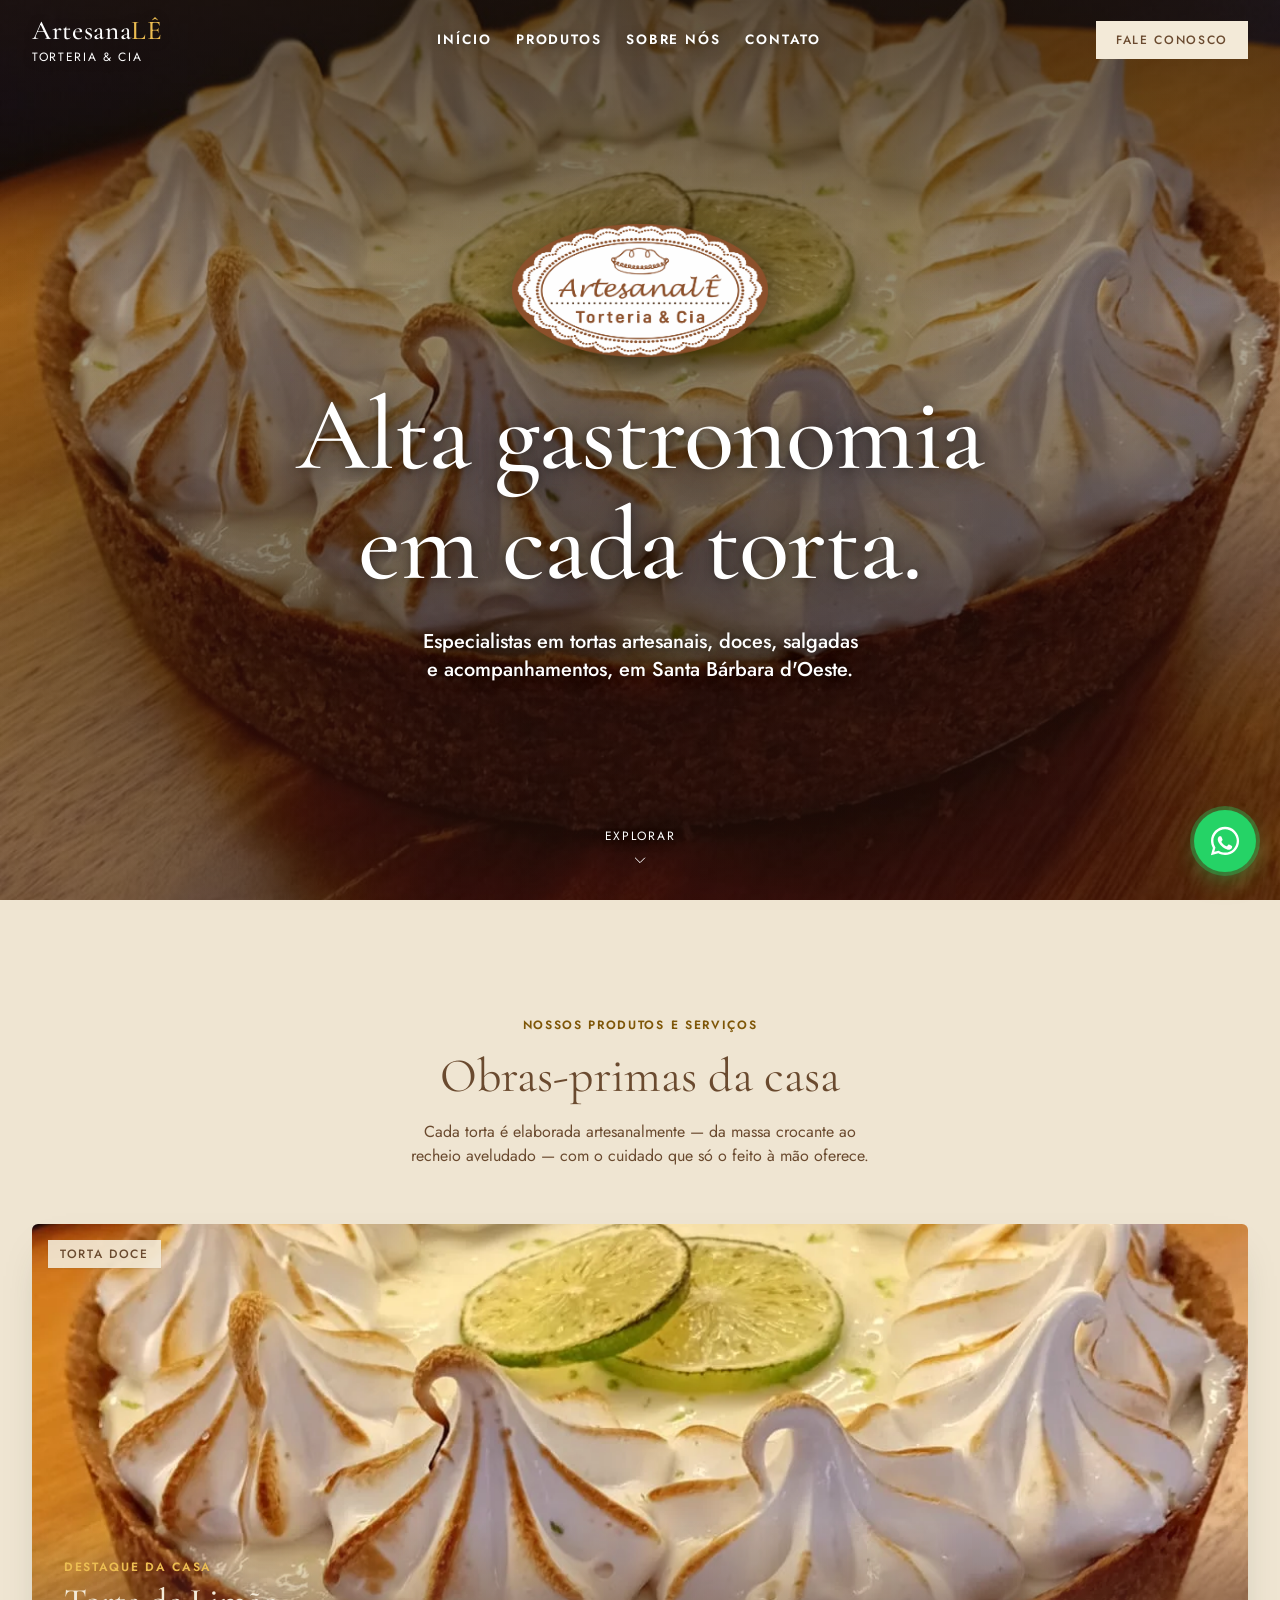
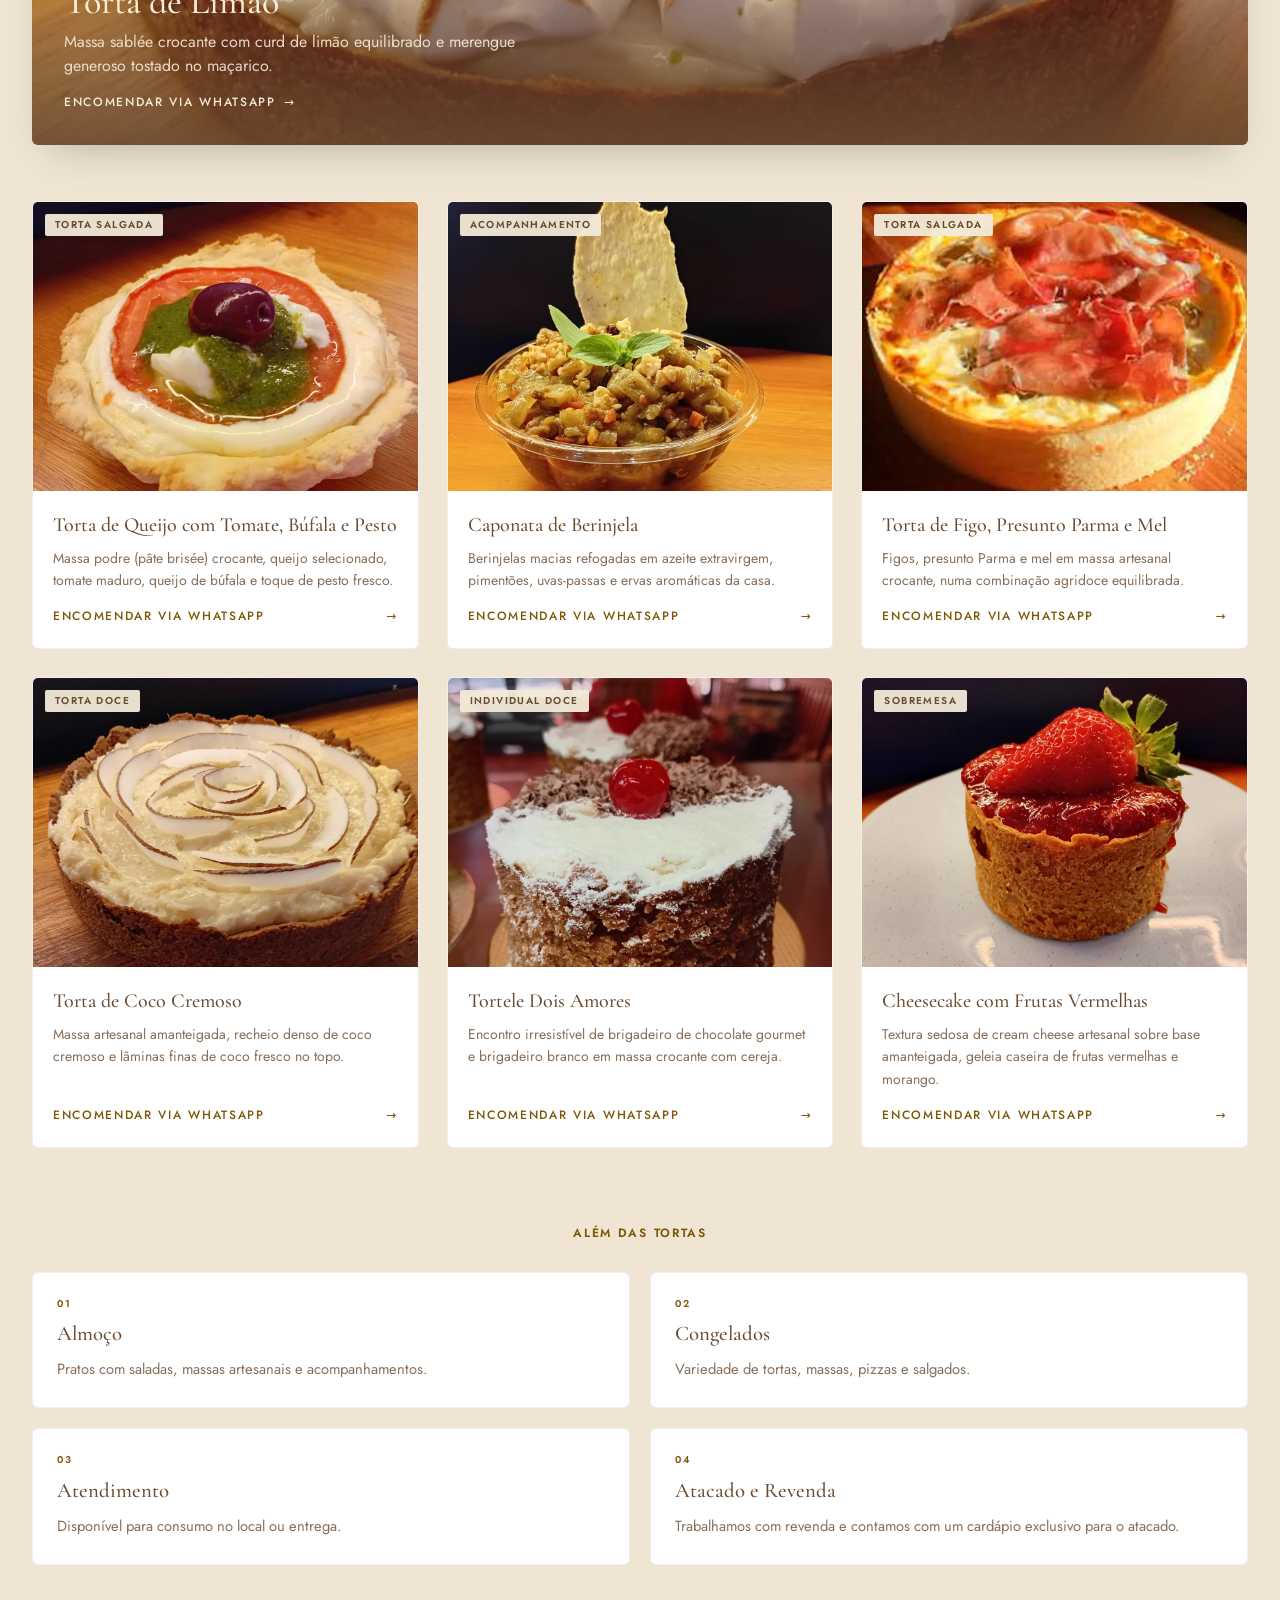
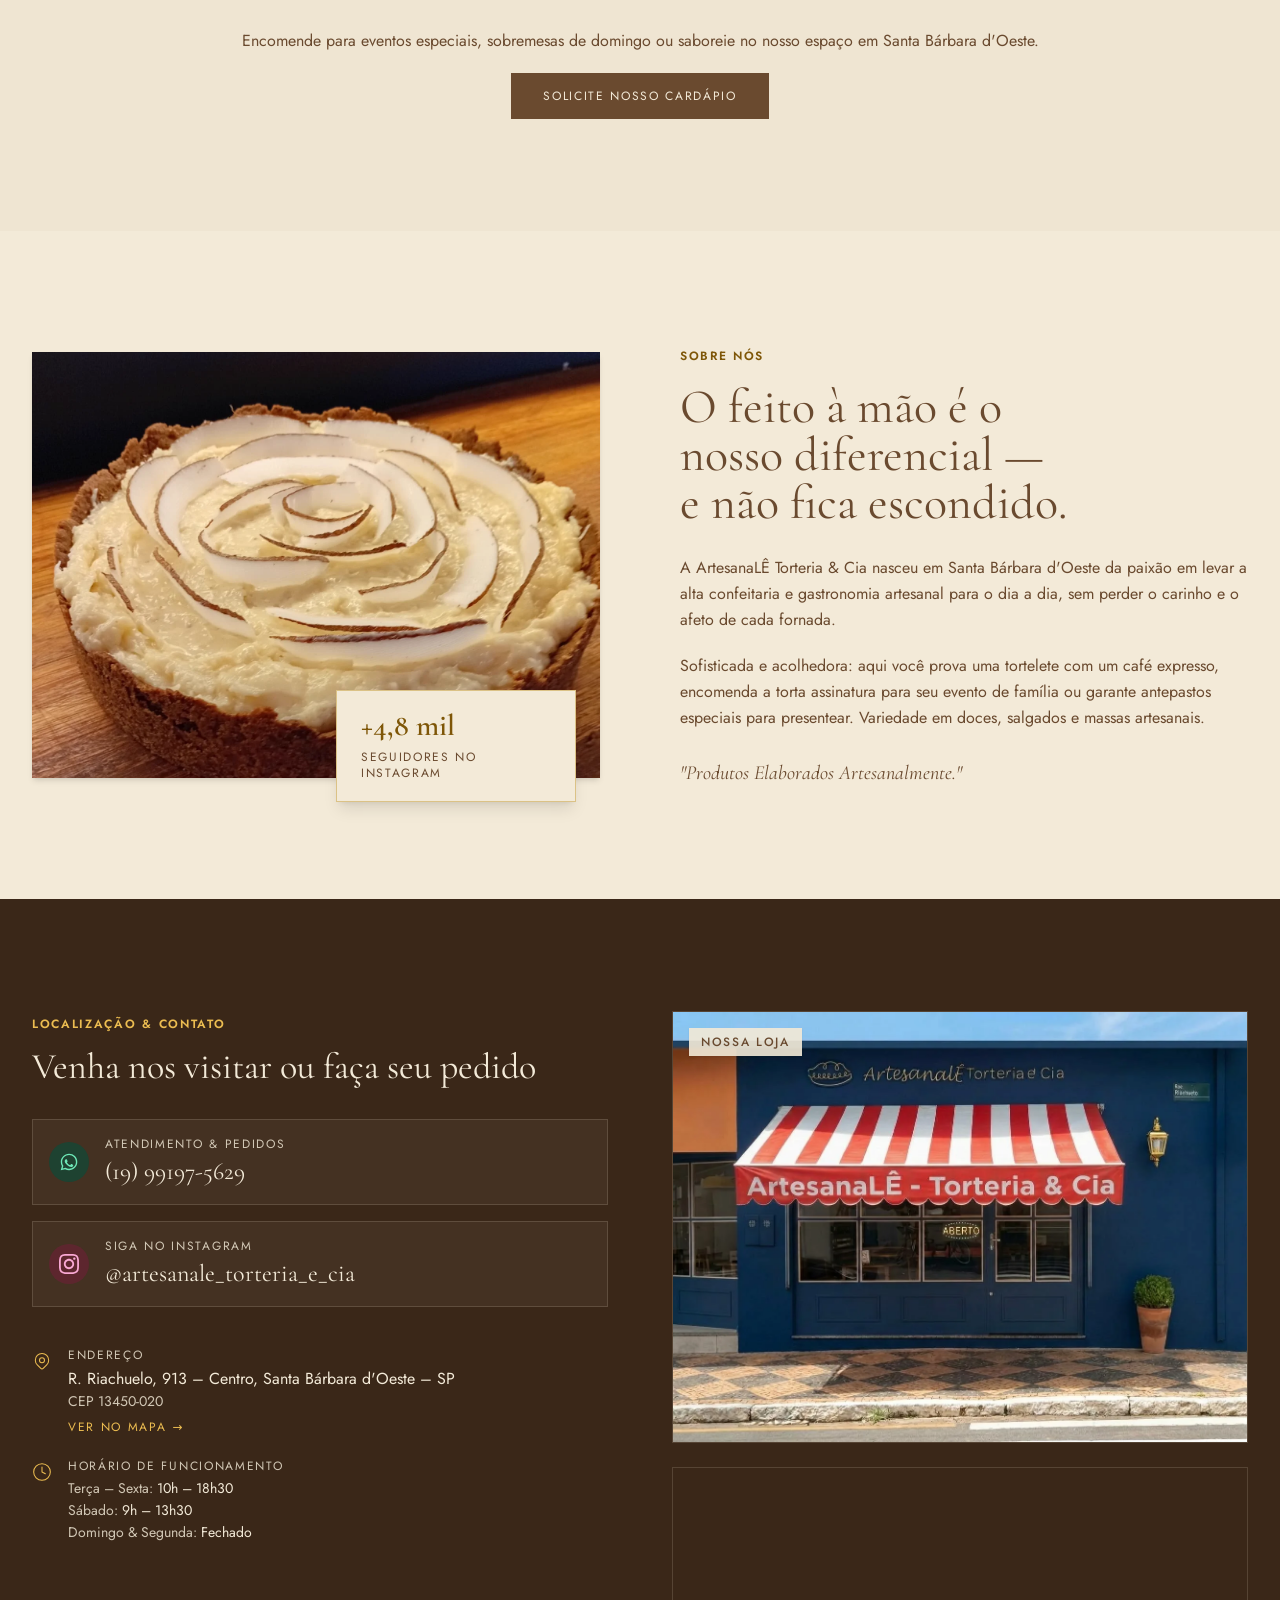
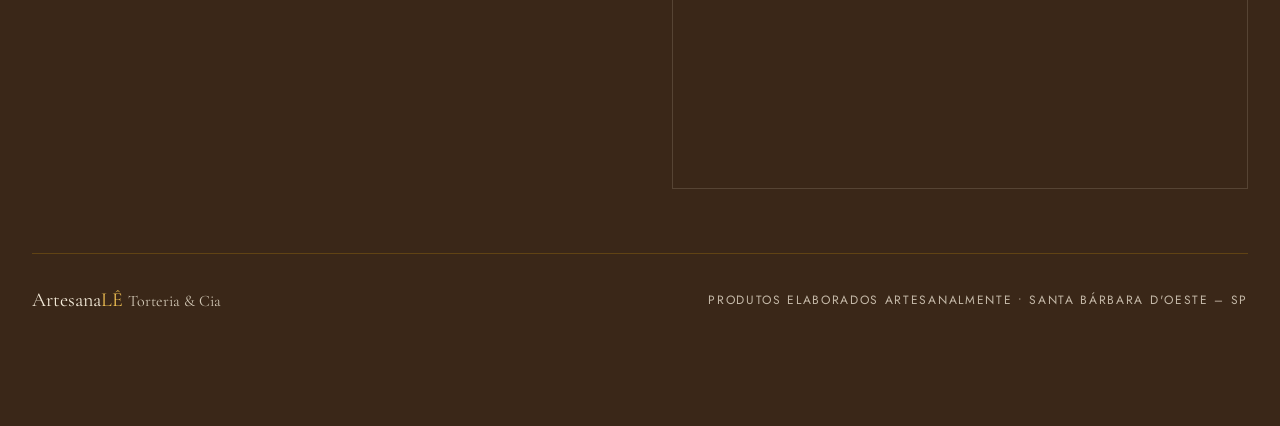
<file: index.html>
<!DOCTYPE html>
<html lang="pt-BR" class="scroll-smooth">
<head>
  <meta charset="utf-8"/>
  <meta content="width=device-width, initial-scale=1.0" name="viewport"/>

  <!-- Limpa "text fragments" (#:~:text=...) da barra de endereços, sem recarregar a página -->
  <script>
    (function () {
      if (!window.history || typeof window.history.replaceState !== "function") return;
      try {
        var url = new URL(window.location.href);
        var marker = url.hash.indexOf(":~:text=");
        if (marker === -1) return;
        // Mantém o âncora anterior (ex.: #produtos), se existir
        var anchor = url.hash.slice(0, marker);
        url.hash = anchor.length > 1 ? anchor : "";
        window.history.replaceState(window.history.state, "", url.pathname + url.search + url.hash);
      } catch (e) {
        /* Ambientes sem suporte (ex.: file://) são ignorados */
      }
    })();
  </script>

  <link rel="icon" type="image/png" href="images/logo.png"/>
  <meta content="ArtesanaLÊ Torteria &amp; Cia - alta gastronomia em cada torta. Especialistas em tortas artesanais, doces, salgadas e acompanhamentos em Santa Bárbara d'Oeste. Encomendas e pronta entrega." name="description"/>
  <meta content="ArtesanaLÊ Torteria &amp; Cia" property="og:title"/>
  <meta content="Produtos elaborados artesanalmente. Tortas doces, salgadas, torteletes, massas e acompanhamentos em Santa Bárbara d'Oeste - SP." property="og:description"/>
  <meta content="website" property="og:type"/>

  <!-- Fonts -->
  <link rel="preconnect" href="https://fonts.googleapis.com"/>
  <link rel="preconnect" href="https://fonts.gstatic.com" crossorigin/>
  <link href="https://fonts.googleapis.com/css2?family=Cormorant+Garamond:ital,wght@0,300;0,400;0,500;0,600;1,400&family=Jost:wght@300;400;500;600&display=swap" rel="stylesheet"/>

  <title>ArtesanaLÊ Torteria &amp; Cia – Tortas Artesanais em Santa Bárbara d'Oeste</title>

  <link rel="stylesheet" href="style.css"/>

  <style>
    .fade-in {
      animation: fadeIn 0.4s ease-out forwards;
    }
    @keyframes fadeIn {
      from { opacity: 0; transform: translateY(8px); }
      to { opacity: 1; transform: translateY(0); }
    }
    .hero-bg-anim {
      animation: heroZoom 10s ease-out forwards;
    }
    @keyframes heroZoom {
      from { transform: scale(1.06); }
      to { transform: scale(1); }
    }
    @keyframes pulseRing {
      0% { transform: scale(0.95); opacity: 0.7; }
      50% { transform: scale(1.25); opacity: 0.2; }
      100% { transform: scale(1.4); opacity: 0; }
    }

    /* Hero logo */
    .hero-logo {
      width: clamp(8rem, 24vw, 16rem);
      height: auto;
      filter: drop-shadow(0 6px 18px rgba(0, 0, 0, 0.45));
    }

    /* Featured product */
    .product-feature {
      position: relative;
      overflow: hidden;
      border-radius: 6px;
      margin-bottom: 3.5rem;
      box-shadow: 0 18px 40px -20px rgba(39, 57, 48, 0.35);
    }
    .product-feature-img {
      width: 100%;
      height: 100%;
      object-fit: cover;
      display: block;
      aspect-ratio: 4/3;
      transition: transform 0.7s ease-out;
    }
    .product-feature:hover .product-feature-img {
      transform: scale(1.03);
    }
    @media (min-width: 768px) {
      .product-feature-img {
        aspect-ratio: 21/9;
      }
    }

    /* Modern Product Grid */
    .product-grid {
      display: grid;
      grid-template-columns: repeat(1, minmax(0, 1fr));
      gap: 1.75rem;
    }
    @media (min-width: 640px) {
      .product-grid {
        grid-template-columns: repeat(2, minmax(0, 1fr));
      }
    }
    @media (min-width: 1024px) {
      .product-grid {
        grid-template-columns: repeat(3, minmax(0, 1fr));
      }
      /* No desktop/tablet, o Tortele de Ninho com Uvas não aparece (permanece no mobile) */
      .product-grid > .product-card.hide-desktop {
        display: none;
      }
    }

    .product-card {
      background: #ffffff;
      border: 1px solid rgba(39, 57, 48, 0.08);
      border-radius: 6px;
      overflow: hidden;
      display: flex;
      flex-direction: column;
      transition: transform 0.3s ease, box-shadow 0.3s ease, border-color 0.3s ease;
    }
    .product-card:hover {
      transform: translateY(-4px);
      box-shadow: 0 14px 28px -10px rgba(39, 57, 48, 0.12);
      border-color: rgba(200, 162, 86, 0.4);
    }
    .product-img-box {
      position: relative;
      width: 100%;
      aspect-ratio: 4/3;
      overflow: hidden;
      background: #f4efe6;
    }
    .product-thumb {
      width: 100%;
      height: 100%;
      object-fit: cover;
      transition: transform 0.6s ease;
    }
    .product-card:hover .product-thumb {
      transform: scale(1.06);
    }
    .product-content {
      padding: 1.25rem 1.25rem 1.5rem;
      display: flex;
      flex-direction: column;
      flex-grow: 1;
      justify-content: space-between;
    }

    /* Serviços */
    .services-block {
      margin-top: 4.5rem;
    }
    .services-head {
      text-align: center;
    }
    .services-grid {
      display: grid;
      grid-template-columns: repeat(1, minmax(0, 1fr));
      gap: 1.25rem;
      margin-top: 1.75rem;
    }
    @media (min-width: 640px) {
      .services-grid {
        grid-template-columns: repeat(2, minmax(0, 1fr));
      }
    }
    .service-card {
      background: #ffffff;
      border: 1px solid rgba(39, 57, 48, 0.08);
      border-radius: 6px;
      padding: 1.5rem 1.5rem 1.6rem;
      display: flex;
      flex-direction: column;
      transition: transform 0.3s ease, box-shadow 0.3s ease, border-color 0.3s ease;
    }
    .service-card:hover {
      transform: translateY(-3px);
      box-shadow: 0 14px 28px -10px rgba(39, 57, 48, 0.12);
      border-color: rgba(200, 162, 86, 0.4);
    }
    .service-card .service-number {
      font-family: var(--font-body);
      font-size: 0.62rem;
      letter-spacing: 0.22em;
      font-weight: 600;
      color: hsl(var(--gold-ink));
    }
    .service-card h4 {
      font-family: var(--font-heading);
      font-weight: 500;
      font-size: 1.3rem;
      color: hsl(var(--primary));
      margin-top: 0.4rem;
    }
    .service-card p {
      font-family: var(--font-body);
      font-size: 0.92rem;
      line-height: 1.6;
      color: hsl(var(--primary) / 0.8);
      margin-top: 0.55rem;
    }
  </style>
</head>
<body class="bg-background text-foreground antialiased selection:bg-accent selection:text-accent-foreground font-body">

  <!-- Left Scroll Progress Bar -->
  <div class="fixed left-0 top-0 z-40 h-full w-[2px] pointer-events-none hidden sm:block">
    <div id="scroll-progress" class="w-full bg-accent/40 origin-top" style="height: 0%; transition: height 0.1s linear;"></div>
  </div>

  <!-- Header / Navbar -->
  <header id="navbar" class="fixed top-0 inset-x-0 z-50 transition-all duration-500 bg-transparent">
    <nav class="mx-auto max-w-7xl px-5 sm:px-8 h-16 sm:h-20 flex items-center justify-between">
      <a href="#inicio" class="flex flex-col leading-none">
        <span class="nav-ink font-serif font-medium text-2xl sm:text-[1.7rem] text-primary tracking-wide">
          Artesana<span class="nav-gold text-gold-ink">LÊ</span>
        </span>
        <span class="nav-ink label-caps text-primary text-xs sm:text-xs mt-0.5">Torteria &amp; Cia</span>
      </a>

      <div class="hidden md:flex items-center gap-6">
        <a href="#inicio" class="nav-link nav-ink label-caps font-medium text-primary transition-colors duration-300">Início</a>
        <a href="#produtos" class="nav-link nav-ink label-caps font-medium text-primary transition-colors duration-300">Produtos</a>
        <a href="#sobre" class="nav-link nav-ink label-caps font-medium text-primary transition-colors duration-300">Sobre Nós</a>
        <a href="#contato" class="nav-link nav-ink label-caps font-medium text-primary transition-colors duration-300">Contato</a>
      </div>

      <div class="hidden md:block">
        <a href="https://wa.me/5519991975629?text=Ol%C3%A1!%20Gostaria%20de%20falar%20com%20a%20ArtesanaL%C3%8A%20Torteria." target="_blank" rel="noopener noreferrer" class="nav-cta label-caps font-medium px-5 py-2.5 bg-primary text-primary-foreground hover:bg-accent hover:text-accent-foreground transition-colors duration-300 rounded-sm inline-block">
          Fale Conosco
        </a>
      </div>

      <button id="mobile-menu-btn" class="nav-ink md:hidden text-primary p-1" aria-label="Abrir Menu">
        <svg id="hamburger-icon" class="w-6 h-6" fill="none" stroke="currentColor" viewBox="0 0 24 24">
          <path stroke-linecap="round" stroke-linejoin="round" stroke-width="1.5" d="M4 6h16M4 12h16M4 18h16"/>
        </svg>
        <svg id="close-icon" class="w-6 h-6 hidden" fill="none" stroke="currentColor" viewBox="0 0 24 24">
          <path stroke-linecap="round" stroke-linejoin="round" stroke-width="1.5" d="M6 18L18 6M6 6l12 12"/>
        </svg>
      </button>
    </nav>

    <!-- Mobile Menu Dropdown -->
    <div id="mobile-menu" class="hidden md:hidden bg-background border-t border-accent/25">
      <div class="px-5 py-5 flex flex-col gap-1">
        <a href="#inicio" class="mobile-nav-link label-caps font-medium py-3 text-primary border-b border-border/60">Início</a>
        <a href="#produtos" class="mobile-nav-link label-caps font-medium py-3 text-primary border-b border-border/60">Produtos</a>
        <a href="#sobre" class="mobile-nav-link label-caps font-medium py-3 text-primary border-b border-border/60">Sobre Nós</a>
        <a href="#contato" class="mobile-nav-link label-caps font-medium py-3 text-primary border-b border-border/60">Contato</a>
        <a href="https://wa.me/5519991975629?text=Ol%C3%A1!%20Gostaria%20de%20falar%20com%20a%20ArtesanaL%C3%8A%20Torteria." target="_blank" rel="noopener noreferrer" class="label-caps mt-4 px-5 py-3 bg-primary text-primary-foreground text-center rounded-sm">
          Fale Conosco
        </a>
      </div>
    </div>
  </header>

  <main class="pb-16 md:pb-0">

    <!-- Hero Section -->
    <section id="inicio" class="relative min-h-[100svh] flex flex-col justify-between">
      <div class="absolute inset-0 overflow-hidden">
        <div class="absolute inset-0">
          <video src="Preparing_lemon_meringue_tart_20261016084909.mp4" poster="images/hero.jpg" autoplay muted loop playsinline preload="auto" aria-label="Torta de Limão com Merengue artesanal da ArtesanaLÊ" class="w-full h-full object-cover"></video>
        </div>
        <div class="hero-scrim absolute inset-0"></div>
      </div>

      <div></div> <!-- Spacer -->

      <div class="relative z-10 flex flex-col items-center justify-center text-center px-5 pt-32 pb-12">

        <img src="images/logo-original.png" alt="ArtesanaLÊ Torteria &amp; Cia" class="hero-logo" decoding="async"/>

        <h1 class="hero-title mt-6 font-serif font-medium text-background text-balance leading-[1.05] max-w-4xl tracking-tight">
          Alta gastronomia<br class="hidden sm:block"/> em cada torta.
        </h1>

        <p class="hero-sub mt-7 max-w-xl text-background font-body font-normal text-lg sm:text-xl leading-relaxed text-balance">
          Especialistas em tortas artesanais, doces, salgadas e acompanhamentos, em Santa Bárbara d'Oeste.
        </p>
      </div>

      <!-- Scroll Indicator -->
      <a href="#produtos" class="relative z-10 pb-8 flex flex-col items-center gap-2 text-background hover:text-background transition-colors hero-sub-shadow">
        <span class="label-caps text-xs">Explorar</span>
        <svg class="w-4 h-4 animate-bounce" fill="none" stroke="currentColor" viewBox="0 0 24 24">
          <path stroke-linecap="round" stroke-linejoin="round" stroke-width="1.5" d="M19 9l-7 7-7-7"/>
        </svg>
      </a>
    </section>

    <!-- Produtos -->
    <section id="produtos" class="py-20 sm:py-28 px-5 sm:px-8 bg-secondary/40">
      <div class="mx-auto max-w-7xl">

        <div class="text-center mb-14">
          <span class="label-caps text-gold-ink font-semibold tracking-widest">Nossos Produtos e Serviços</span>
          <h2 class="font-serif font-normal text-primary text-3xl sm:text-5xl mt-4 text-balance">Obras-primas da casa</h2>
          <p class="mt-5 max-w-xl mx-auto text-primary font-body text-balance">
            Cada torta é elaborada artesanalmente — da massa crocante ao recheio aveludado — com o cuidado que só o feito à mão oferece.
          </p>
        </div>

        <!-- Destaque da Casa: Torta de Limão -->
        <a href="https://wa.me/5519991975629?text=Ol%C3%A1!%20Gostaria%20de%20encomendar%20a%20Torta%20de%20Lim%C3%A3o." target="_blank" rel="noopener noreferrer" class="product-feature group block">
          <picture>
            <source srcset="images/torta-limao.webp" type="image/webp"/>
            <img src="images/torta-limao.jpg" alt="Torta de Limão com Merengue Maçaricado" class="product-feature-img" loading="lazy"/>
          </picture>
          <span class="absolute top-4 left-4 label-caps px-3 py-1.5 bg-background/90 text-primary rounded-sm text-xs shadow-xs font-medium">Torta Doce</span>
          <div class="absolute inset-x-0 bottom-0 bg-gradient-to-t from-primary/90 via-primary/50 to-transparent p-6 sm:p-8 text-background">
            <span class="label-caps text-gold-light text-xs font-semibold">Destaque da Casa</span>
            <h3 class="font-serif text-3xl sm:text-4xl font-medium mt-1">Torta de Limão</h3>
            <p class="text-background/90 text-sm sm:text-base mt-2 max-w-lg">Massa sablée crocante com curd de limão equilibrado e merengue generoso tostado no maçarico.</p>
            <span class="mt-4 inline-flex items-center gap-2 label-caps text-xs font-medium text-background group-hover:text-gold-light transition-colors">
              <span>Encomendar via WhatsApp</span>
              <span>&rarr;</span>
            </span>
          </div>
        </a>

        <!-- Grade com os demais produtos da casa -->
        <div class="product-grid">

          <!-- 1. Torta de Queijo com Tomate, Queijo de Búfala e Pesto -->
          <article class="product-card">
            <div class="product-img-box">
              <picture>
                <source srcset="images/torta-queijo-tomate-bufala-pesto.webp" type="image/webp"/>
                <img src="images/torta-queijo-tomate-bufala-pesto.jpg" alt="Torta de queijo com tomate, queijo de búfala e pesto de manjericão" class="product-thumb" loading="lazy"/>
              </picture>
              <span class="absolute top-3 left-3 label-caps px-2.5 py-1 bg-background/95 text-primary text-[10px] font-semibold rounded-xs">Torta Salgada</span>
            </div>
            <div class="product-content">
              <div>
                <h3 class="font-serif text-xl font-medium text-primary">Torta de Queijo com Tomate, Búfala e Pesto</h3>
                <p class="mt-2 text-primary/80 text-sm leading-relaxed">
                  Massa podre (pâte brisée) crocante, queijo selecionado, tomate maduro, queijo de búfala e toque de pesto fresco.
                </p>
              </div>
              <a href="https://wa.me/5519991975629?text=Ol%C3%A1!%20Gostaria%20de%20encomendar%20a%20Torta%20de%20Queijo%20com%20Tomate%2C%20B%C3%BAfala%20e%20Pesto." target="_blank" rel="noopener noreferrer" class="mt-4 inline-flex items-center justify-between text-xs font-medium label-caps text-gold-ink hover:text-primary transition-colors">
                <span>Encomendar via WhatsApp</span>
                <span>&rarr;</span>
              </a>
            </div>
          </article>

          <!-- 2. Caponata de Berinjela -->
          <article class="product-card">
            <div class="product-img-box">
              <picture>
                <source srcset="images/caponata-berinjela.webp" type="image/webp"/>
                <img src="images/caponata-berinjela.jpg" alt="Caponata de Berinjela" class="product-thumb" loading="lazy"/>
              </picture>
              <span class="absolute top-3 left-3 label-caps px-2.5 py-1 bg-background/95 text-primary text-[10px] font-semibold rounded-xs">Acompanhamento</span>
            </div>
            <div class="product-content">
              <div>
                <h3 class="font-serif text-xl font-medium text-primary">Caponata de Berinjela</h3>
                <p class="mt-2 text-primary/80 text-sm leading-relaxed">
                  Berinjelas macias refogadas em azeite extravirgem, pimentões, uvas-passas e ervas aromáticas da casa.
                </p>
              </div>
              <a href="https://wa.me/5519991975629?text=Ol%C3%A1!%20Gostaria%20de%20encomendar%20a%20Caponata%20de%20Berinjela." target="_blank" rel="noopener noreferrer" class="mt-4 inline-flex items-center justify-between text-xs font-medium label-caps text-gold-ink hover:text-primary transition-colors">
                <span>Encomendar via WhatsApp</span>
                <span>&rarr;</span>
              </a>
            </div>
          </article>

          <!-- 3. Torta de Figo, Presunto Parma e Mel -->
          <article class="product-card">
            <div class="product-img-box">
              <picture>
                <source srcset="images/torta-figo.webp" type="image/webp"/>
                <img src="images/torta-figo.jpg" alt="Torta de Figo, Presunto Parma e Mel" class="product-thumb" loading="lazy"/>
              </picture>
              <span class="absolute top-3 left-3 label-caps px-2.5 py-1 bg-background/95 text-primary text-[10px] font-semibold rounded-xs">Torta Salgada</span>
            </div>
            <div class="product-content">
              <div>
                <h3 class="font-serif text-xl font-medium text-primary">Torta de Figo, Presunto Parma e Mel</h3>
                <p class="mt-2 text-primary/80 text-sm leading-relaxed">
                  Figos, presunto Parma e mel em massa artesanal crocante, numa combinação agridoce equilibrada.
                </p>
              </div>
              <a href="https://wa.me/5519991975629?text=Ol%C3%A1!%20Gostaria%20de%20encomendar%20a%20Torta%20de%20Figo%2C%20Presunto%20Parma%20e%20Mel." target="_blank" rel="noopener noreferrer" class="mt-4 inline-flex items-center justify-between text-xs font-medium label-caps text-gold-ink hover:text-primary transition-colors">
                <span>Encomendar via WhatsApp</span>
                <span>&rarr;</span>
              </a>
            </div>
          </article>

          <!-- 4. Torta de Coco Cremoso -->
          <article class="product-card">
            <div class="product-img-box">
              <picture>
                <source srcset="images/torta-coco-cremoso.webp" type="image/webp"/>
                <img src="images/torta-coco-cremoso.jpg" alt="Torta de Coco Cremoso" class="product-thumb" loading="lazy"/>
              </picture>
              <span class="absolute top-3 left-3 label-caps px-2.5 py-1 bg-background/95 text-primary text-[10px] font-semibold rounded-xs">Torta Doce</span>
            </div>
            <div class="product-content">
              <div>
                <h3 class="font-serif text-xl font-medium text-primary">Torta de Coco Cremoso</h3>
                <p class="mt-2 text-primary/80 text-sm leading-relaxed">
                  Massa artesanal amanteigada, recheio denso de coco cremoso e lâminas finas de coco fresco no topo.
                </p>
              </div>
              <a href="https://wa.me/5519991975629?text=Ol%C3%A1!%20Gostaria%20de%20encomendar%20a%20Torta%20de%20Coco%20Cremoso." target="_blank" rel="noopener noreferrer" class="mt-4 inline-flex items-center justify-between text-xs font-medium label-caps text-gold-ink hover:text-primary transition-colors">
                <span>Encomendar via WhatsApp</span>
                <span>&rarr;</span>
              </a>
            </div>
          </article>

          <!-- 5. Tortele Dois Amores -->
          <article class="product-card">
            <div class="product-img-box">
              <picture>
                <source srcset="images/tortelete-dois-amores.webp" type="image/webp"/>
                <img src="images/tortelete-dois-amores.jpg" alt="Tortele Dois Amores" class="product-thumb" loading="lazy"/>
              </picture>
              <span class="absolute top-3 left-3 label-caps px-2.5 py-1 bg-background/95 text-primary text-[10px] font-semibold rounded-xs">Individual Doce</span>
            </div>
            <div class="product-content">
              <div>
                <h3 class="font-serif text-xl font-medium text-primary">Tortele Dois Amores</h3>
                <p class="mt-2 text-primary/80 text-sm leading-relaxed">
                  Encontro irresistível de brigadeiro de chocolate gourmet e brigadeiro branco em massa crocante com cereja.
                </p>
              </div>
              <a href="https://wa.me/5519991975629?text=Ol%C3%A1!%20Gostaria%20de%20encomendar%20o%20Tortele%20Dois%20Amores." target="_blank" rel="noopener noreferrer" class="mt-4 inline-flex items-center justify-between text-xs font-medium label-caps text-gold-ink hover:text-primary transition-colors">
                <span>Encomendar via WhatsApp</span>
                <span>&rarr;</span>
              </a>
            </div>
          </article>

          <!-- 6. Tortele de Ninho com Uvas -->
          <article class="product-card hide-desktop">
            <div class="product-img-box">
              <picture>
                <source srcset="images/tortelete-ninho-uvas.webp" type="image/webp"/>
                <img src="images/tortelete-ninho-uvas.jpg" alt="Tortele de Ninho com Uvas" class="product-thumb" loading="lazy"/>
              </picture>
              <span class="absolute top-3 left-3 label-caps px-2.5 py-1 bg-background/95 text-primary text-[10px] font-semibold rounded-xs">Individual Doce</span>
            </div>
            <div class="product-content">
              <div>
                <h3 class="font-serif text-xl font-medium text-primary">Tortele de Ninho com Uvas</h3>
                <p class="mt-2 text-primary/80 text-sm leading-relaxed">
                  Creme nobre de Leite Ninho combinado com a leveza e refrescância de uvas verdes sem semente selecionadas.
                </p>
              </div>
              <a href="https://wa.me/5519991975629?text=Ol%C3%A1!%20Gostaria%20de%20encomendar%20o%20Tortele%20de%20Ninho%20com%20Uvas." target="_blank" rel="noopener noreferrer" class="mt-4 inline-flex items-center justify-between text-xs font-medium label-caps text-gold-ink hover:text-primary transition-colors">
                <span>Encomendar via WhatsApp</span>
                <span>&rarr;</span>
              </a>
            </div>
          </article>

          <!-- 7. Cheesecake com Frutas Vermelhas -->
          <article class="product-card">
            <div class="product-img-box">
              <picture>
                <source srcset="images/cheesecake-frutas-vermelhas.webp" type="image/webp"/>
                <img src="images/cheesecake-frutas-vermelhas.jpg" alt="Cheesecake com Frutas Vermelhas" class="product-thumb" loading="lazy"/>
              </picture>
              <span class="absolute top-3 left-3 label-caps px-2.5 py-1 bg-background/95 text-primary text-[10px] font-semibold rounded-xs">Sobremesa</span>
            </div>
            <div class="product-content">
              <div>
                <h3 class="font-serif text-xl font-medium text-primary">Cheesecake com Frutas Vermelhas</h3>
                <p class="mt-2 text-primary/80 text-sm leading-relaxed">
                  Textura sedosa de cream cheese artesanal sobre base amanteigada, geleia caseira de frutas vermelhas e morango.
                </p>
              </div>
              <a href="https://wa.me/5519991975629?text=Ol%C3%A1!%20Gostaria%20de%20encomendar%20o%20Cheesecake%20com%20Frutas%20Vermelhas." target="_blank" rel="noopener noreferrer" class="mt-4 inline-flex items-center justify-between text-xs font-medium label-caps text-gold-ink hover:text-primary transition-colors">
                <span>Encomendar via WhatsApp</span>
                <span>&rarr;</span>
              </a>
            </div>
          </article>

        </div>

        <!-- Serviços -->
        <div class="services-block">
          <div class="services-head">
            <span class="label-caps text-gold-ink font-semibold tracking-widest">Além das tortas</span>
          </div>

          <div class="services-grid">
            <article class="service-card">
              <span class="service-number">01</span>
              <h4>Almoço</h4>
              <p>Pratos com saladas, massas artesanais e acompanhamentos.</p>
            </article>

            <article class="service-card">
              <span class="service-number">02</span>
              <h4>Congelados</h4>
              <p>Variedade de tortas, massas, pizzas e salgados.</p>
            </article>

            <article class="service-card">
              <span class="service-number">03</span>
              <h4>Atendimento</h4>
              <p>Disponível para consumo no local ou entrega.</p>
            </article>

            <article class="service-card">
              <span class="service-number">04</span>
              <h4>Atacado e Revenda</h4>
              <p>Trabalhamos com revenda e contamos com um cardápio exclusivo para o atacado.</p>
            </article>
          </div>
        </div>

        <!-- CTA Único -->
        <div class="text-center mt-16">
          <p class="text-primary font-body text-base mb-5">Encomende para eventos especiais, sobremesas de domingo ou saboreie no nosso espaço em Santa Bárbara d'Oeste.</p>
          <a href="https://wa.me/5519991975629?text=Ol%C3%A1!%20Gostaria%20de%20fazer%20um%20pedido%20na%20ArtesanaL%C3%8A%20Torteria." target="_blank" rel="noopener noreferrer" class="label-caps px-8 py-3.5 bg-primary text-primary-foreground hover:bg-accent hover:text-accent-foreground transition-colors duration-300 rounded-sm inline-block">
            Solicite nosso cardápio
          </a>
        </div>

      </div>
    </section>

    <!-- Sobre Nós -->
    <section id="sobre" class="py-20 sm:py-28 px-5 sm:px-8">
      <div class="mx-auto max-w-7xl grid grid-cols-1 lg:grid-cols-2 gap-12 lg:gap-20 items-center">
        <div class="relative">
          <div class="overflow-hidden rounded-sm shadow-md">
            <picture>
              <source srcset="images/torta-coco-cremoso.webp" type="image/webp"/>
              <img src="images/torta-coco-cremoso.jpg" alt="Torta de Coco Cremoso da ArtesanaLÊ" class="w-full aspect-[4/3] object-cover" loading="lazy"/>
            </picture>
          </div>
          <div class="absolute -bottom-6 -right-2 sm:right-6 bg-background border border-accent/40 px-6 py-5 rounded-sm max-w-[15rem] shadow-lg">
            <p class="font-serif text-3xl text-gold-ink leading-none font-semibold">+4,8 mil</p>
            <p class="label-caps text-primary mt-2 text-xs">Seguidores no Instagram</p>
          </div>
        </div>

        <div>
          <span class="label-caps text-gold-ink font-semibold tracking-widest">Sobre Nós</span>
          <h2 class="font-serif font-normal text-primary text-3xl sm:text-5xl mt-4 leading-[1.1] text-balance">
            O feito à mão é o nosso diferencial — e não fica escondido.
          </h2>
          <div class="mt-7 space-y-5 text-primary font-body leading-relaxed text-base">
            <p>
              A ArtesanaLÊ Torteria &amp; Cia nasceu em Santa Bárbara d'Oeste da paixão em levar a alta confeitaria e gastronomia artesanal para o dia a dia, sem perder o carinho e o afeto de cada fornada.
            </p>
            <p>
              Sofisticada e acolhedora: aqui você prova uma tortelete com um café expresso, encomenda a torta assinatura para seu evento de família ou garante antepastos especiais para presentear. Variedade em doces, salgados e massas artesanais.
            </p>
            <p class="font-serif text-xl text-primary italic pt-2">
              "Produtos Elaborados Artesanalmente."
            </p>
          </div>
        </div>
      </div>
    </section>

    <!-- Contato & Rodapé -->
    <footer id="contato" class="bg-foreground text-background">
      <div class="mx-auto max-w-7xl px-5 sm:px-8 py-20 sm:py-28">

        <div class="grid grid-cols-1 lg:grid-cols-2 gap-14 lg:gap-16 items-start">

          <div class="space-y-8">
            <div>
              <span class="label-caps text-gold-light tracking-widest text-xs font-semibold">Localização &amp; Contato</span>
              <h2 class="font-serif font-normal text-3xl sm:text-4xl text-background mt-3">
                Venha nos visitar ou faça seu pedido
              </h2>
            </div>

            <!-- Contact List -->
            <div class="space-y-4">

              <!-- WhatsApp -->
              <a href="https://wa.me/5519991975629?text=Ol%C3%A1!%20Gostaria%20de%20falar%20com%20a%20ArtesanaL%C3%8A%20Torteria." target="_blank" rel="noopener noreferrer" class="flex items-center gap-4 p-4 rounded-sm border border-background/15 hover:border-accent/40 bg-background/5 hover:bg-background/10 transition-colors group">
                <span class="w-10 h-10 rounded-full bg-emerald-900/60 flex items-center justify-center shrink-0">
                  <svg class="w-5 h-5 text-emerald-300" fill="currentColor" viewBox="0 0 24 24">
                    <path d="M12.04 2c-5.46 0-9.91 4.45-9.91 9.91 0 1.75.46 3.45 1.32 4.95L2.05 22l5.25-1.38c1.45.79 3.08 1.21 4.74 1.21 5.46 0 9.91-4.45 9.91-9.91 0-2.65-1.03-5.14-2.9-7.01A9.816 9.816 0 0 0 12.04 2zm.01 1.67c4.56 0 8.25 3.69 8.25 8.24 0 2.2-.86 4.28-2.42 5.84a8.21 8.21 0 0 1-5.83 2.41c-1.47 0-2.93-.39-4.2-1.15l-.3-.18-3.12.82.83-3.04-.2-.31a8.188 8.188 0 0 1-1.26-4.38c0-4.54 3.7-8.24 8.25-8.24zm4.52 11.66c-.25-.13-1.47-.72-1.7-.81-.23-.08-.39-.13-.56.13-.17.25-.64.81-.79.97-.14.17-.29.19-.54.06-.25-.13-1.06-.39-2.03-1.25-.75-.67-1.26-1.5-1.41-1.75-.14-.25-.02-.39.11-.51.11-.11.25-.29.37-.44.13-.14.17-.25.25-.42.08-.17.04-.31-.02-.44-.06-.13-.56-1.35-.77-1.85-.2-.49-.41-.42-.56-.43h-.48c-.17 0-.44.06-.67.31-.23.25-.88.86-.88 2.1 0 1.24.9 2.44 1.03 2.61.13.17 1.78 2.71 4.3 3.8 2.53 1.09 2.53.73 2.99.69.46-.04 1.47-.6 1.68-1.18.21-.58.21-1.07.15-1.18-.06-.11-.23-.17-.48-.3z"/>
                  </svg>
                </span>
                <div>
                  <p class="label-caps text-background/80 text-xs">Atendimento &amp; Pedidos</p>
                  <p class="font-serif text-2xl mt-1">(19) 99197-5629</p>
                </div>
              </a>

              <!-- Instagram -->
              <a href="https://instagram.com/artesanale_torteria_e_cia" target="_blank" rel="noopener noreferrer" class="flex items-center gap-4 p-4 rounded-sm border border-background/15 hover:border-accent/40 bg-background/5 hover:bg-background/10 transition-colors group">
                <span class="w-10 h-10 rounded-full bg-pink-900/40 flex items-center justify-center shrink-0">
                  <svg class="w-5 h-5 text-pink-300" fill="currentColor" viewBox="0 0 24 24">
                    <path d="M12 2.163c3.204 0 3.584.012 4.85.07 3.252.148 4.771 1.691 4.919 4.919.058 1.265.069 1.645.069 4.849 0 3.205-.012 3.584-.069 4.849-.149 3.225-1.664 4.771-4.919 4.919-1.266.058-1.644.07-4.85.07-3.204 0-3.584-.012-4.849-.07-3.26-.149-4.771-1.699-4.919-4.92-.058-1.265-.07-1.644-.07-4.849 0-3.204.013-3.583.07-4.849.149-3.227 1.664-4.771 4.919-4.919 1.266-.057 1.645-.069 4.849-.069zm0-2.163c-3.259 0-3.667.014-4.947.072-4.358.2-6.78 2.618-6.98 6.98-.059 1.281-.073 1.689-.073 4.948 0 3.259.014 3.668.072 4.948.2 4.358 2.618 6.78 6.98 6.98 1.281.058 1.689.072 4.948.072 3.259 0 3.668-.014 4.948-.072 4.354-.2 6.782-2.618 6.979-6.98.059-1.28.073-1.689.073-4.948 0-3.259-.014-3.667-.072-4.947-.196-4.354-2.617-6.78-6.979-6.98-1.281-.059-1.69-.073-4.949-.073zm0 5.838c-3.403 0-6.162 2.759-6.162 6.162s2.759 6.163 6.162 6.163 6.162-2.759 6.162-6.163c0-3.403-2.759-6.162-6.162-6.162zm0 10.162c-2.209 0-4-1.79-4-4 0-2.209 1.791-4 4-4s4 1.791 4 4c0 2.21-1.791 4-4 4zm6.406-11.845c-.796 0-1.441.645-1.441 1.44s.645 1.44 1.441 1.44c.795 0 1.439-.645 1.439-1.44s-.644-1.44-1.439-1.44z"/>
                  </svg>
                </span>
                <div>
                  <p class="label-caps text-background/80 text-xs">Siga no Instagram</p>
                  <p class="font-serif text-2xl mt-1">@artesanale_torteria_e_cia</p>
                </div>
              </a>

            </div>

            <div class="space-y-5 pt-2">
              <div class="flex items-start gap-4">
                <svg class="w-5 h-5 text-gold-light shrink-0 mt-1" fill="none" stroke="currentColor" viewBox="0 0 24 24">
                  <path stroke-linecap="round" stroke-linejoin="round" stroke-width="1.25" d="M17.657 16.657L13.414 20.9a1.998 1.998 0 01-2.827 0l-4.244-4.243a8 8 0 1111.314 0z"/>
                  <path stroke-linecap="round" stroke-linejoin="round" stroke-width="1.25" d="M15 11a3 3 0 11-6 0 3 3 0 016 0z"/>
                </svg>
                <div>
                  <p class="label-caps text-background/80 text-xs">Endereço</p>
                  <p class="font-body text-background mt-1">R. Riachuelo, 913 – Centro, Santa Bárbara d'Oeste – SP</p>
                  <p class="font-body text-background/80 text-sm">CEP 13450-020</p>
                  <a href="https://www.google.com/maps/search/?api=1&query=ArtesanaLE+Torteria+Riachuelo+913+Santa+Barbara+dOeste+SP" target="_blank" rel="noopener noreferrer" class="label-caps text-gold-light mt-2 inline-block hover:text-background text-xs">
                    Ver no mapa &rarr;
                  </a>
                </div>
              </div>

              <div class="flex items-start gap-4">
                <svg class="w-5 h-5 text-gold-light shrink-0 mt-1" fill="none" stroke="currentColor" viewBox="0 0 24 24">
                  <circle cx="12" cy="12" r="10" stroke-linecap="round" stroke-linejoin="round" stroke-width="1.25"/>
                  <path stroke-linecap="round" stroke-linejoin="round" stroke-width="1.25" d="M12 6v6l4 2"/>
                </svg>
                <div>
                  <p class="label-caps text-background/80 text-xs">Horário de funcionamento</p>
                  <ul class="mt-1 space-y-0.5">
                    <li class="font-body text-background text-sm">
                      <span class="text-background/80">Terça – Sexta:</span> 10h – 18h30
                    </li>
                    <li class="font-body text-background text-sm">
                      <span class="text-background/80">Sábado:</span> 9h – 13h30
                    </li>
                    <li class="font-body text-background text-sm">
                      <span class="text-background/80">Domingo &amp; Segunda:</span> Fechado
                    </li>
                  </ul>
                </div>
              </div>
            </div>
          </div>

          <!-- Loja & Mapa -->
          <div class="flex flex-col gap-6">
            <div class="rounded-sm overflow-hidden border border-background/15 relative">
              <picture>
                <source srcset="images/fachada.webp" type="image/webp"/>
                <img src="images/fachada.jpg" alt="Fachada da ArtesanaLÊ Torteria &amp; Cia em Santa Bárbara d'Oeste" class="w-full aspect-[4/3] object-cover" loading="lazy"/>
              </picture>
              <span class="absolute top-4 left-4 label-caps px-3 py-1.5 bg-background/90 text-primary rounded-sm text-xs shadow-xs font-medium">Nossa Loja</span>
            </div>

            <div class="rounded-sm overflow-hidden min-h-[20rem] border border-background/15">
              <iframe title="Mapa ArtesanaLÊ Torteria &amp; Cia" src="https://www.google.com/maps?q=ArtesanaLE+Torteria+Riachuelo+913+Santa+Barbara+dOeste+SP&output=embed" width="100%" height="100%" style="border:0; min-height: 20rem; filter: grayscale(0.4) sepia(0.25) contrast(0.95);" loading="lazy" referrerpolicy="no-referrer-when-downgrade"></iframe>
            </div>
          </div>

        </div>

        <div class="filigree border-accent/30 mt-16 pt-8 flex flex-col sm:flex-row items-center justify-between gap-4 text-center sm:text-left">
          <p class="font-serif text-xl text-background">
            Artesana<span class="text-gold-light">LÊ</span> <span class="text-background/80 text-base">Torteria &amp; Cia</span>
          </p>
          <p class="label-caps text-background/75 text-xs">
            Produtos Elaborados Artesanalmente • Santa Bárbara d'Oeste – SP
          </p>
        </div>
      </div>
    </footer>

  </main>

  <!-- Floating WhatsApp Button -->
  <a href="https://wa.me/5519991975629?text=Ol%C3%A1!%20Gostaria%20de%20falar%20com%20a%20ArtesanaL%C3%8A%20Torteria." target="_blank" rel="noopener noreferrer" aria-label="Chamar no WhatsApp" style="position: fixed !important; bottom: 28px !important; right: 24px !important; z-index: 99999 !important; display: flex !important; align-items: center; text-decoration: none;" class="group">
    <!-- Pulse Effect -->
    <span style="position: absolute; inset: -4px; border-radius: 9999px; background-color: #25D366; opacity: 0.35; animation: pulseRing 2s cubic-bezier(0.4, 0, 0.6, 1) infinite; pointer-events: none;"></span>

    <!-- Button Body -->
    <span style="position: relative; display: flex; align-items: center; justify-content: center; width: 62px; height: 62px; border-radius: 9999px; background-color: #25D366; color: white; box-shadow: 0 10px 25px -5px rgba(37, 211, 102, 0.5), 0 8px 10px -6px rgba(0, 0, 0, 0.1); transition: transform 0.25s ease, background-color 0.25s ease;">
      <svg style="width: 34px; height: 34px; fill: white;" viewBox="0 0 24 24" xmlns="http://www.w3.org/2000/svg">
        <path d="M12.04 2c-5.46 0-9.91 4.45-9.91 9.91 0 1.75.46 3.45 1.32 4.95L2.05 22l5.25-1.38c1.45.79 3.08 1.21 4.74 1.21 5.46 0 9.91-4.45 9.91-9.91 0-2.65-1.03-5.14-2.9-7.01A9.816 9.816 0 0 0 12.04 2zm.01 1.67c4.56 0 8.25 3.69 8.25 8.24 0 2.2-.86 4.28-2.42 5.84a8.21 8.21 0 0 1-5.83 2.41c-1.47 0-2.93-.39-4.2-1.15l-.3-.18-3.12.82.83-3.04-.2-.31a8.188 8.188 0 0 1-1.26-4.38c0-4.54 3.7-8.24 8.25-8.24zm4.52 11.66c-.25-.13-1.47-.72-1.7-.81-.23-.08-.39-.13-.56.13-.17.25-.64.81-.79.97-.14.17-.29.19-.54.06-.25-.13-1.06-.39-2.03-1.25-.75-.67-1.26-1.5-1.41-1.75-.14-.25-.02-.39.11-.51.11-.11.25-.29.37-.44.13-.14.17-.25.25-.42.08-.17.04-.31-.02-.44-.06-.13-.56-1.35-.77-1.85-.2-.49-.41-.42-.56-.43h-.48c-.17 0-.44.06-.67.31-.23.25-.88.86-.88 2.1 0 1.24.9 2.44 1.03 2.61.13.17 1.78 2.71 4.3 3.8 2.53 1.09 2.53.73 2.99.69.46-.04 1.47-.6 1.68-1.18.21-.58.21-1.07.15-1.18-.06-.11-.23-.17-.48-.3z"/>
      </svg>
    </span>
  </a>

  <script>
    // Scroll progress bar & Navbar background
    const navbar = document.getElementById("navbar");
    const progress = document.getElementById("scroll-progress");

    window.addEventListener("scroll", () => {
      const scrollY = window.scrollY;
      navbar.classList.toggle("nav-solid", scrollY > 40);
      if (scrollY > 40) {
        navbar.classList.add("bg-background/95", "backdrop-blur-sm", "border-b", "border-accent/25", "shadow-xs");
        navbar.classList.remove("bg-transparent");
      } else {
        navbar.classList.remove("bg-background/95", "backdrop-blur-sm", "border-b", "border-accent/25", "shadow-xs");
        navbar.classList.add("bg-transparent");
      }

      const docHeight = document.documentElement.scrollHeight - document.documentElement.clientHeight;
      if (docHeight > 0) {
        const pct = (scrollY / docHeight) * 100;
        progress.style.height = `${pct}%`;
      }
    }, { passive: true });

    // Mobile Menu Toggle
    const mobileBtn = document.getElementById("mobile-menu-btn");
    const mobileMenu = document.getElementById("mobile-menu");
    const hamburgerIcon = document.getElementById("hamburger-icon");
    const closeIcon = document.getElementById("close-icon");

    function toggleMenu() {
      const isOpen = !mobileMenu.classList.contains("hidden");
      if (isOpen) {
        mobileMenu.classList.add("hidden");
        hamburgerIcon.classList.remove("hidden");
        closeIcon.classList.add("hidden");
      } else {
        mobileMenu.classList.remove("hidden");
        hamburgerIcon.classList.add("hidden");
        closeIcon.classList.remove("hidden");
      }
    }

    mobileBtn.onclick = toggleMenu;
    document.querySelectorAll(".mobile-nav-link").forEach(link => {
      link.onclick = () => {
        mobileMenu.classList.add("hidden");
        hamburgerIcon.classList.remove("hidden");
        closeIcon.classList.add("hidden");
      };
    });
  </script>

</body>
</html>
</file>
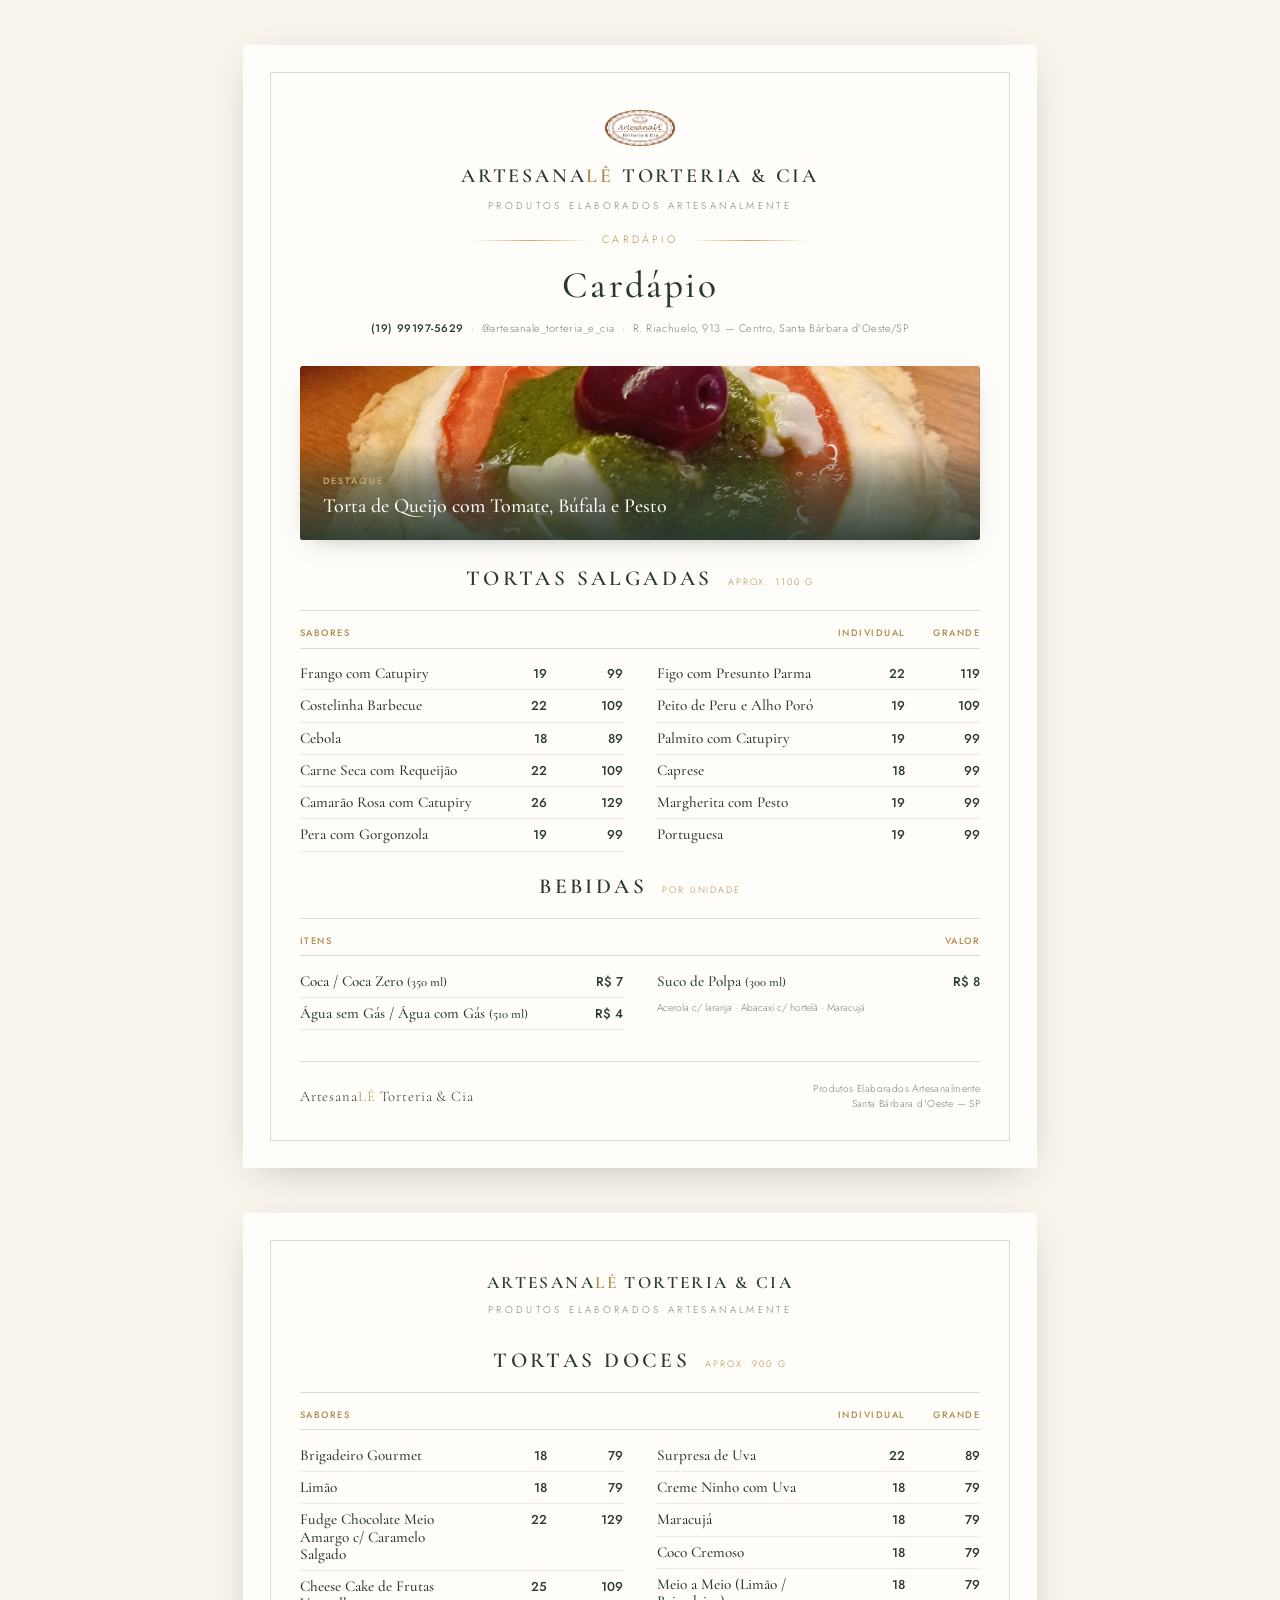
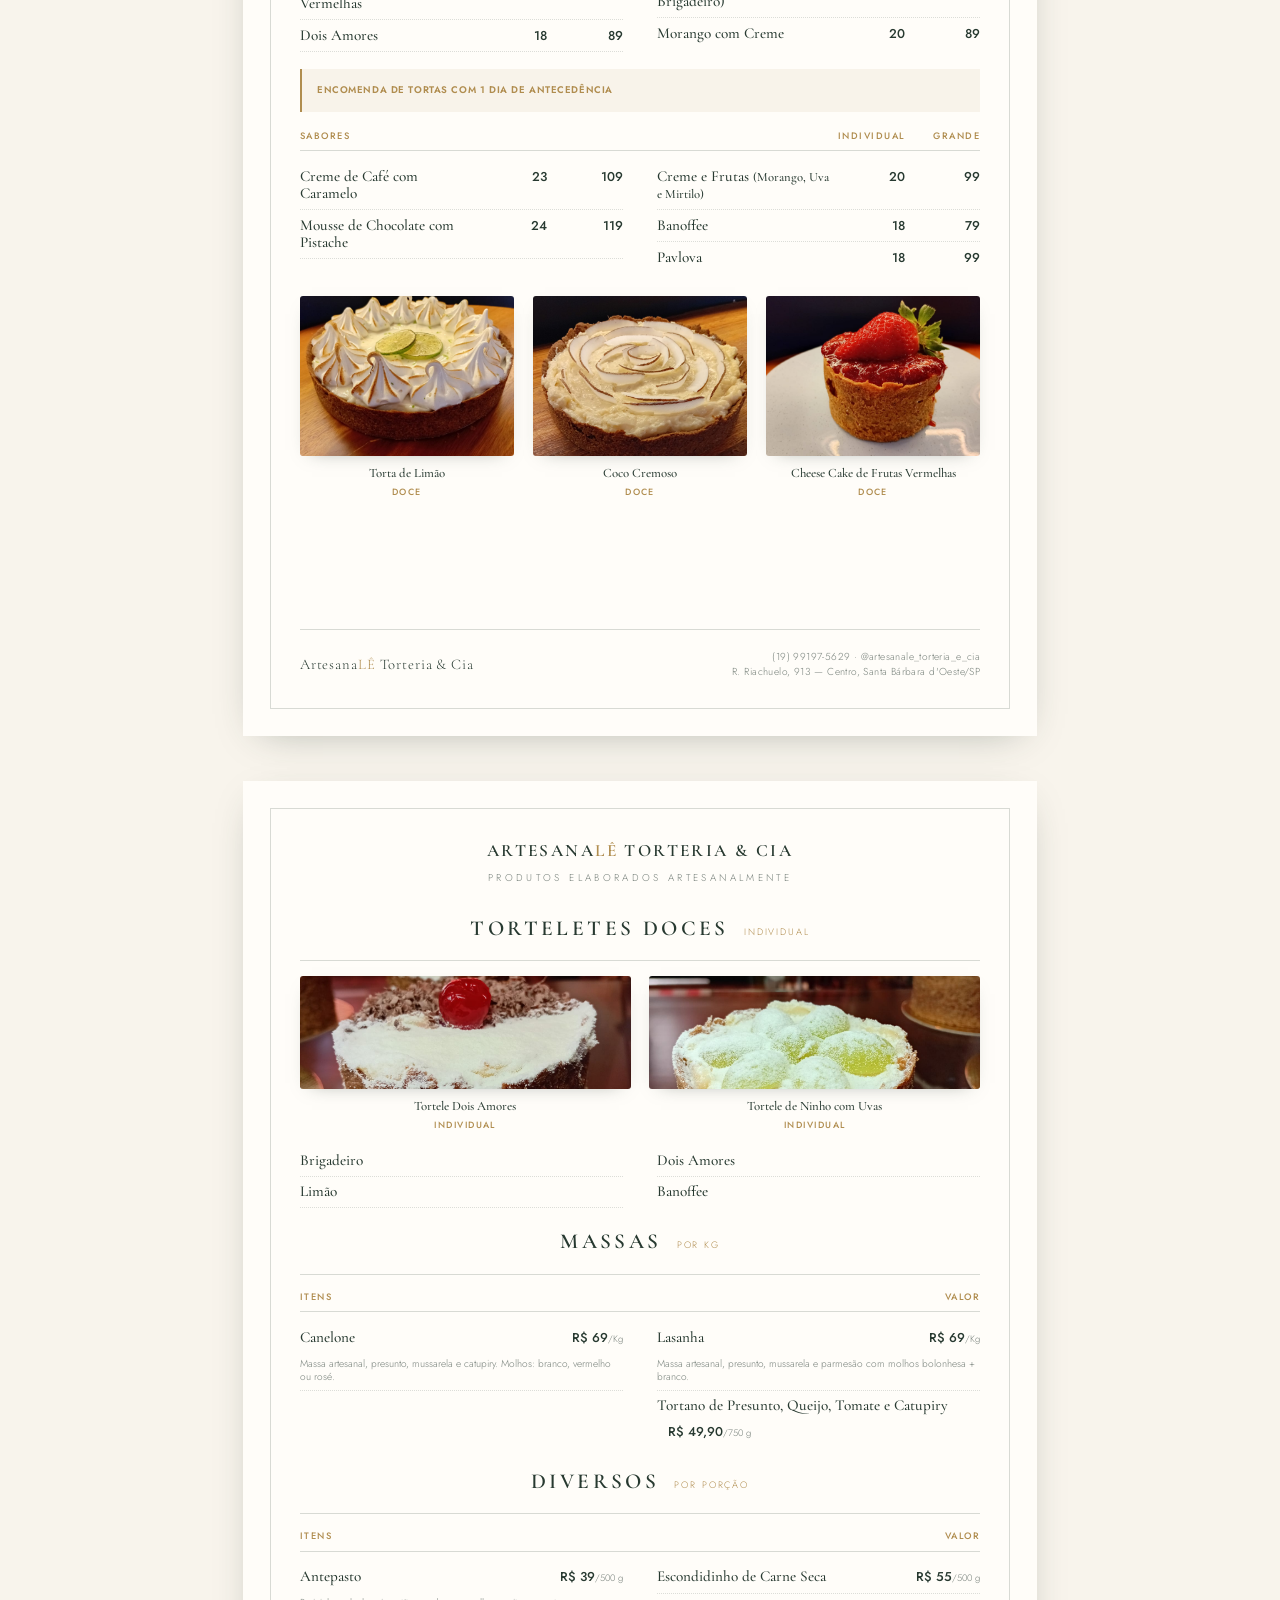
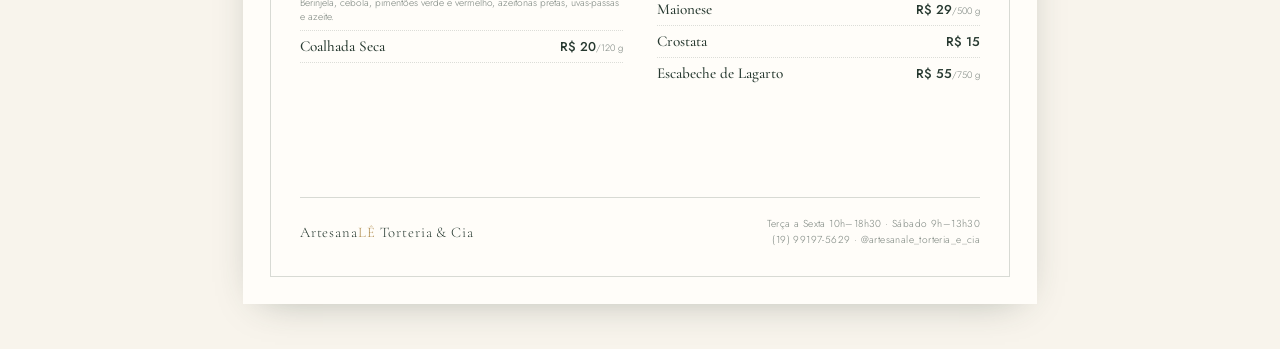
<file: cardapio.html>
<!DOCTYPE html>
<html lang="pt-BR">
<head>
<meta charset="utf-8"/>
<title>Cardápio — ArtesanaLÊ Torteria &amp; Cia</title>

<!-- Limpa "text fragments" (#:~:text=...) da barra de endereços, sem recarregar a página -->
<script>
  (function () {
    if (!window.history || typeof window.history.replaceState !== "function") return;
    try {
      var url = new URL(window.location.href);
      var marker = url.hash.indexOf(":~:text=");
      if (marker === -1) return;
      // Mantém o âncora anterior (ex.: #tortas-doces), se existir
      var anchor = url.hash.slice(0, marker);
      url.hash = anchor.length > 1 ? anchor : "";
      window.history.replaceState(window.history.state, "", url.pathname + url.search + url.hash);
    } catch (e) {
      /* Ambientes sem suporte (ex.: file://) são ignorados */
    }
  })();
</script>
<link rel="preconnect" href="https://fonts.googleapis.com"/>
<link rel="preconnect" href="https://fonts.gstatic.com" crossorigin/>
<link href="https://fonts.googleapis.com/css2?family=Cormorant+Garamond:ital,wght@0,400;0,500;0,600;1,400&family=Jost:wght@300;400;500;600&display=swap" rel="stylesheet"/>
<style>
  :root{
    --green:#273930;
    --green-soft:#415849;
    --gold:#b08d4f;
    --gold-soft:#c9ab74;
    --cream:#f8f4ec;
    --paper:#fffdf9;
    --line:rgba(39,57,48,.18);
    --muted:rgba(39,57,48,.62);
  }
  *{margin:0;padding:0;box-sizing:border-box}
  html{-webkit-print-color-adjust:exact;print-color-adjust:exact}
  body{
    background:var(--cream);color:var(--green);
    font-family:"Jost",system-ui,sans-serif;font-weight:300;line-height:1.5;
  }
  .page{
    width:210mm;height:297mm;margin:12mm auto;background:var(--paper);
    padding:15mm;box-shadow:0 10px 40px -18px rgba(39,57,48,.4);
    position:relative;display:flex;flex-direction:column;overflow:hidden;
  }
  .frame{position:absolute;inset:7mm;border:1px solid var(--line);pointer-events:none}
  .content{position:relative;z-index:1;flex:1;display:flex;flex-direction:column}

  .cover{text-align:center;padding-top:2mm;margin-bottom:8mm}
  .logo{width:70px;height:auto;display:block;margin:0 auto 4mm}
  .brand{
    font-family:"Cormorant Garamond",Georgia,serif;font-weight:600;
    font-size:15pt;letter-spacing:.14em;text-transform:uppercase;
  }
  .brand .le{color:var(--gold)}
  .tagline{font-size:7.4pt;letter-spacing:.34em;text-transform:uppercase;color:var(--muted);margin-top:2mm}
  .rule{display:flex;align-items:center;justify-content:center;gap:3mm;margin:5mm auto 5mm;color:var(--gold)}
  .rule::before,.rule::after{content:"";height:1px;width:32mm;background:linear-gradient(to right,transparent,var(--gold-soft),transparent)}
  .rule span{font-size:8pt;letter-spacing:.3em}
  h1{font-family:"Cormorant Garamond",Georgia,serif;font-weight:500;font-size:28pt;letter-spacing:.06em;line-height:1}
  .contact{margin-top:4mm;font-size:8.2pt;letter-spacing:.05em;color:var(--muted)}
  .contact b{color:var(--green);font-weight:500}
  .page-head{text-align:center;margin-bottom:7mm}
  .page-head .brand{font-size:13pt}

  section{margin-bottom:5mm;break-inside:avoid}
  .sec-head{display:flex;align-items:baseline;justify-content:center;gap:4mm;margin-bottom:4mm}
  .sec-head h2{font-family:"Cormorant Garamond",Georgia,serif;font-weight:600;font-size:16pt;letter-spacing:.16em;text-transform:uppercase}
  .sec-head .note{font-size:7pt;letter-spacing:.2em;text-transform:uppercase;color:var(--gold)}
  .sec-rule{height:1px;background:var(--line);margin:0 0 4mm}

  .cols{column-count:2;column-gap:9mm}
  .item{display:flex;align-items:baseline;gap:2mm;padding:1.6mm 0;break-inside:avoid;border-bottom:1px dotted rgba(39,57,48,.16)}
  .item:last-child{border-bottom:0}
  .name{font-family:"Cormorant Garamond",Georgia,serif;font-size:11.4pt;font-weight:500;line-height:1.15}
  .price{font-size:9.6pt;font-weight:500;white-space:nowrap}
  .price small{font-weight:300;color:var(--muted);font-size:7pt}
  .desc{font-size:7.6pt;color:var(--muted);font-weight:300;display:block;margin-top:.6mm;line-height:1.35}

  .price-head{
    display:grid;grid-template-columns:1fr 20mm 20mm;font-size:7pt;letter-spacing:.16em;
    text-transform:uppercase;color:var(--gold);font-weight:500;text-align:right;
    padding:0 0 2mm;border-bottom:1px solid var(--line);margin-bottom:2.5mm;
  }
  .price-head span:first-child{text-align:left}
  .price-head.single{grid-template-columns:1fr 28mm}
  .two-col .item{display:grid;grid-template-columns:1fr 20mm 20mm;gap:0}
  .two-col .item .price{text-align:right}

  .item.one{display:flex;flex-wrap:wrap;align-items:baseline;justify-content:space-between}
  .item.one .name{flex:1 1 auto}
  .item.one .price{text-align:right;padding-left:3mm}
  .item.one .desc{flex:0 0 100%;margin-top:.6mm}

  .callout{margin:4.5mm 0;padding:3.5mm 4mm;background:rgba(176,141,79,.09);border-left:2px solid var(--gold);font-size:8pt;color:var(--green-soft);letter-spacing:.02em;break-inside:avoid}
  .callout b{font-weight:600;letter-spacing:.06em;text-transform:uppercase;font-size:7.2pt;color:var(--gold)}

  .feature{position:relative;overflow:hidden;border-radius:3px;margin-bottom:6mm;box-shadow:0 8px 24px -14px rgba(39,57,48,.5)}
  .feature img{width:100%;height:46mm;object-fit:cover;display:block}
  .feature .fc{
    position:absolute;inset:auto 0 0 0;padding:8mm 6mm 5mm;color:#fff;
    background:linear-gradient(to top,rgba(39,57,48,.92),rgba(39,57,48,.55) 55%,transparent);
  }
  .feature .fc .k{font-size:6.8pt;letter-spacing:.24em;text-transform:uppercase;color:var(--gold-soft);font-weight:500}
  .feature .fc .t{font-family:"Cormorant Garamond",Georgia,serif;font-size:15pt;font-weight:500;margin-top:1mm}

  .gallery{display:grid;grid-template-columns:repeat(3,1fr);gap:5mm;margin-top:1mm}
  .gallery.two{grid-template-columns:repeat(2,1fr)}
  .gallery.two .ph img{aspect-ratio:auto;height:30mm}
  .gcard{break-inside:avoid;text-align:center}
  .gcard .ph{position:relative;overflow:hidden;border-radius:3px;box-shadow:0 6px 18px -12px rgba(39,57,48,.5)}
  .gcard img{width:100%;aspect-ratio:4/3;object-fit:cover;display:block;transition:transform .6s}
  .gcard .cap{font-family:"Cormorant Garamond",Georgia,serif;font-size:9.6pt;font-weight:500;margin-top:2mm}
  .gcard .cap small{display:block;font-family:"Jost",sans-serif;font-size:6.8pt;letter-spacing:.16em;text-transform:uppercase;color:var(--gold);margin-top:.5mm}

  .foot{margin-top:auto;padding-top:5mm;border-top:1px solid var(--line);display:flex;justify-content:space-between;align-items:center;gap:6mm;font-size:7.6pt;color:var(--muted);letter-spacing:.04em}
  .foot .f-brand{font-family:"Cormorant Garamond",Georgia,serif;font-size:11pt;color:var(--green);letter-spacing:.06em}
  .foot .f-brand .le{color:var(--gold)}
  .foot div{text-align:right;line-height:1.5}

  @page{size:A4;margin:0}
  @media print{
    body{background:#fff}
    .page{margin:0;box-shadow:none;height:297mm}
    .page+.page{page-break-before:always}
  }
</style>
</head>
<body>

<div class="page">
  <div class="frame"></div>
  <div class="content">

    <header class="cover">
      <img class="logo" src="images/logo-original.png" alt="ArtesanaLÊ Torteria &amp; Cia"/>
      <div class="brand">Artesana<span class="le">LÊ</span> Torteria &amp; Cia</div>
      <div class="tagline">Produtos Elaborados Artesanalmente</div>
      <div class="rule"><span>CARDÁPIO</span></div>
      <h1>Cardápio</h1>
      <div class="contact">
        <b>(19) 99197-5629</b> &nbsp;·&nbsp; @artesanale_torteria_e_cia &nbsp;·&nbsp; R. Riachuelo, 913 — Centro, Santa Bárbara d'Oeste/SP
      </div>
    </header>

    <figure class="feature">
      <img src="images/torta-queijo-tomate-bufala-pesto.jpg" alt="Torta de queijo com tomate, queijo de búfala e pesto"/>
      <figcaption class="fc">
        <div class="k">Destaque</div>
        <div class="t">Torta de Queijo com Tomate, Búfala e Pesto</div>
      </figcaption>
    </figure>

    <section>
      <div class="sec-head"><h2>Tortas Salgadas</h2><span class="note">aprox. 1100 g</span></div>
      <div class="sec-rule"></div>
      <div class="two-col">
        <div class="price-head"><span>Sabores</span><span>Individual</span><span>Grande</span></div>
        <div class="cols">
          <div class="item"><span class="name">Frango com Catupiry</span><span class="price">19</span><span class="price">99</span></div>
          <div class="item"><span class="name">Costelinha Barbecue</span><span class="price">22</span><span class="price">109</span></div>
          <div class="item"><span class="name">Cebola</span><span class="price">18</span><span class="price">89</span></div>
          <div class="item"><span class="name">Carne Seca com Requeijão</span><span class="price">22</span><span class="price">109</span></div>
          <div class="item"><span class="name">Camarão Rosa com Catupiry</span><span class="price">26</span><span class="price">129</span></div>
          <div class="item"><span class="name">Pera com Gorgonzola</span><span class="price">19</span><span class="price">99</span></div>
          <div class="item"><span class="name">Figo com Presunto Parma</span><span class="price">22</span><span class="price">119</span></div>
          <div class="item"><span class="name">Peito de Peru e Alho Poró</span><span class="price">19</span><span class="price">109</span></div>
          <div class="item"><span class="name">Palmito com Catupiry</span><span class="price">19</span><span class="price">99</span></div>
          <div class="item"><span class="name">Caprese</span><span class="price">18</span><span class="price">99</span></div>
          <div class="item"><span class="name">Margherita com Pesto</span><span class="price">19</span><span class="price">99</span></div>
          <div class="item"><span class="name">Portuguesa</span><span class="price">19</span><span class="price">99</span></div>
        </div>
      </div>
    </section>

    <section>
      <div class="sec-head"><h2>Bebidas</h2><span class="note">por unidade</span></div>
      <div class="sec-rule"></div>
      <div class="price-head single"><span>Itens</span><span>Valor</span></div>
      <div class="cols">
        <div class="item one"><span class="name">Coca / Coca Zero <small>(350 ml)</small></span><span class="price">R$ 7</span></div>
        <div class="item one"><span class="name">Água sem Gás / Água com Gás <small>(510 ml)</small></span><span class="price">R$ 4</span></div>
        <div class="item one">
          <span class="name">Suco de Polpa <small>(300 ml)</small></span>
          <span class="price">R$ 8</span>
          <span class="desc">Acerola c/ laranja · Abacaxi c/ hortelã · Maracujá</span>
        </div>
      </div>
    </section>

    <div class="foot">
      <div class="f-brand">Artesana<span class="le">LÊ</span> Torteria &amp; Cia</div>
      <div>Produtos Elaborados Artesanalmente<br/>Santa Bárbara d'Oeste — SP</div>
    </div>

  </div>
</div>

<div class="page">
  <div class="frame"></div>
  <div class="content">

    <div class="page-head">
      <div class="brand">Artesana<span class="le">LÊ</span> Torteria &amp; Cia</div>
      <div class="tagline">Produtos Elaborados Artesanalmente</div>
    </div>

    <section>
      <div class="sec-head"><h2>Tortas Doces</h2><span class="note">aprox. 900 g</span></div>
      <div class="sec-rule"></div>
      <div class="two-col">
        <div class="price-head"><span>Sabores</span><span>Individual</span><span>Grande</span></div>
        <div class="cols">
          <div class="item"><span class="name">Brigadeiro Gourmet</span><span class="price">18</span><span class="price">79</span></div>
          <div class="item"><span class="name">Limão</span><span class="price">18</span><span class="price">79</span></div>
          <div class="item"><span class="name">Fudge Chocolate Meio Amargo c/ Caramelo Salgado</span><span class="price">22</span><span class="price">129</span></div>
          <div class="item"><span class="name">Cheese Cake de Frutas Vermelhas</span><span class="price">25</span><span class="price">109</span></div>
          <div class="item"><span class="name">Dois Amores</span><span class="price">18</span><span class="price">89</span></div>
          <div class="item"><span class="name">Surpresa de Uva</span><span class="price">22</span><span class="price">89</span></div>
          <div class="item"><span class="name">Creme Ninho com Uva</span><span class="price">18</span><span class="price">79</span></div>
          <div class="item"><span class="name">Maracujá</span><span class="price">18</span><span class="price">79</span></div>
          <div class="item"><span class="name">Coco Cremoso</span><span class="price">18</span><span class="price">79</span></div>
          <div class="item"><span class="name">Meio a Meio (Limão / Brigadeiro)</span><span class="price">18</span><span class="price">79</span></div>
          <div class="item"><span class="name">Morango com Creme</span><span class="price">20</span><span class="price">89</span></div>
        </div>
        <div class="callout"><b>Encomenda de tortas com 1 dia de antecedência</b></div>
        <div class="price-head"><span>Sabores</span><span>Individual</span><span>Grande</span></div>
        <div class="cols">
          <div class="item"><span class="name">Creme de Café com Caramelo</span><span class="price">23</span><span class="price">109</span></div>
          <div class="item"><span class="name">Mousse de Chocolate com Pistache</span><span class="price">24</span><span class="price">119</span></div>
          <div class="item"><span class="name">Creme e Frutas <small>(Morango, Uva e Mirtilo)</small></span><span class="price">20</span><span class="price">99</span></div>
          <div class="item"><span class="name">Banoffee</span><span class="price">18</span><span class="price">79</span></div>
          <div class="item"><span class="name">Pavlova</span><span class="price">18</span><span class="price">99</span></div>
        </div>
      </div>
    </section>

    <section>
      <div class="gallery">
        <figure class="gcard">
          <div class="ph"><img src="images/torta-limao.jpg" alt="Torta de Limão com merengue"/></div>
          <figcaption class="cap">Torta de Limão<small>Doce</small></figcaption>
        </figure>
        <figure class="gcard">
          <div class="ph"><img src="images/torta-coco-cremoso.jpg" alt="Torta de Coco Cremoso"/></div>
          <figcaption class="cap">Coco Cremoso<small>Doce</small></figcaption>
        </figure>
        <figure class="gcard">
          <div class="ph"><img src="images/cheesecake-frutas-vermelhas.jpg" alt="Cheesecake de frutas vermelhas"/></div>
          <figcaption class="cap">Cheese Cake de Frutas Vermelhas<small>Doce</small></figcaption>
        </figure>
      </div>
    </section>

    <div class="foot">
      <div class="f-brand">Artesana<span class="le">LÊ</span> Torteria &amp; Cia</div>
      <div>(19) 99197-5629 · @artesanale_torteria_e_cia<br/>R. Riachuelo, 913 — Centro, Santa Bárbara d'Oeste/SP</div>
    </div>

  </div>
</div>

<div class="page">
  <div class="frame"></div>
  <div class="content">

    <div class="page-head">
      <div class="brand">Artesana<span class="le">LÊ</span> Torteria &amp; Cia</div>
      <div class="tagline">Produtos Elaborados Artesanalmente</div>
    </div>

    <section>
      <div class="sec-head"><h2>Torteletes Doces</h2><span class="note">Individual</span></div>
      <div class="sec-rule"></div>
      <div class="gallery two" style="margin-bottom:4mm">
        <figure class="gcard">
          <div class="ph"><img src="images/tortelete-dois-amores.jpg" alt="Tortele Dois Amores"/></div>
          <figcaption class="cap">Tortele Dois Amores<small>Individual</small></figcaption>
        </figure>
        <figure class="gcard">
          <div class="ph"><img src="images/tortelete-ninho-uvas.jpg" alt="Tortele de Ninho com Uvas"/></div>
          <figcaption class="cap">Tortele de Ninho com Uvas<small>Individual</small></figcaption>
        </figure>
      </div>
      <div class="cols">
        <div class="item"><span class="name">Brigadeiro</span></div>
        <div class="item"><span class="name">Limão</span></div>
        <div class="item"><span class="name">Dois Amores</span></div>
        <div class="item"><span class="name">Banoffee</span></div>
      </div>
    </section>

    <section>
      <div class="sec-head"><h2>Massas</h2><span class="note">por Kg</span></div>
      <div class="sec-rule"></div>
      <div class="price-head single"><span>Itens</span><span>Valor</span></div>
      <div class="cols">
        <div class="item one">
          <span class="name">Canelone</span>
          <span class="price">R$ 69<small>/Kg</small></span>
          <span class="desc">Massa artesanal, presunto, mussarela e catupiry. Molhos: branco, vermelho ou rosé.</span>
        </div>
        <div class="item one">
          <span class="name">Lasanha</span>
          <span class="price">R$ 69<small>/Kg</small></span>
          <span class="desc">Massa artesanal, presunto, mussarela e parmesão com molhos bolonhesa + branco.</span>
        </div>
        <div class="item one">
          <span class="name">Tortano de Presunto, Queijo, Tomate e Catupiry</span>
          <span class="price">R$ 49,90<small>/750 g</small></span>
        </div>
      </div>
    </section>

    <section>
      <div class="sec-head"><h2>Diversos</h2><span class="note">por porção</span></div>
      <div class="sec-rule"></div>
      <div class="price-head single"><span>Itens</span><span>Valor</span></div>
      <div class="cols">
        <div class="item one">
          <span class="name">Antepasto</span>
          <span class="price">R$ 39<small>/500 g</small></span>
          <span class="desc">Berinjela, cebola, pimentões verde e vermelho, azeitonas pretas, uvas-passas e azeite.</span>
        </div>
        <div class="item one"><span class="name">Coalhada Seca</span><span class="price">R$ 20<small>/120 g</small></span></div>
        <div class="item one"><span class="name">Escondidinho de Carne Seca</span><span class="price">R$ 55<small>/500 g</small></span></div>
        <div class="item one"><span class="name">Maionese</span><span class="price">R$ 29<small>/500 g</small></span></div>
        <div class="item one"><span class="name">Crostata</span><span class="price">R$ 15</span></div>
        <div class="item one"><span class="name">Escabeche de Lagarto</span><span class="price">R$ 55<small>/750 g</small></span></div>
      </div>
    </section>

    <div class="foot">
      <div class="f-brand">Artesana<span class="le">LÊ</span> Torteria &amp; Cia</div>
      <div>
        Terça a Sexta 10h–18h30 · Sábado 9h–13h30<br/>
        (19) 99197-5629 · @artesanale_torteria_e_cia
      </div>
    </div>

  </div>
</div>

</body>
</html>
</file>
<file: style.css>
*,:before,:after,::backdrop{--tw-border-spacing-x:0;--tw-border-spacing-y:0;--tw-translate-x:0;--tw-translate-y:0;--tw-rotate:0;--tw-skew-x:0;--tw-skew-y:0;--tw-scale-x:1;--tw-scale-y:1;--tw-pan-x: ;--tw-pan-y: ;--tw-pinch-zoom: ;--tw-scroll-snap-strictness:proximity;--tw-gradient-from-position: ;--tw-gradient-via-position: ;--tw-gradient-to-position: ;--tw-ordinal: ;--tw-slashed-zero: ;--tw-numeric-figure: ;--tw-numeric-spacing: ;--tw-numeric-fraction: ;--tw-ring-inset: ;--tw-ring-offset-width:0px;--tw-ring-offset-color:#fff;--tw-ring-color:#3b82f680;--tw-ring-offset-shadow:0 0 #0000;--tw-ring-shadow:0 0 #0000;--tw-shadow:0 0 #0000;--tw-shadow-colored:0 0 #0000;--tw-blur: ;--tw-brightness: ;--tw-contrast: ;--tw-grayscale: ;--tw-hue-rotate: ;--tw-invert: ;--tw-saturate: ;--tw-sepia: ;--tw-drop-shadow: ;--tw-backdrop-blur: ;--tw-backdrop-brightness: ;--tw-backdrop-contrast: ;--tw-backdrop-grayscale: ;--tw-backdrop-hue-rotate: ;--tw-backdrop-invert: ;--tw-backdrop-opacity: ;--tw-backdrop-saturate: ;--tw-backdrop-sepia: ;--tw-contain-size: ;--tw-contain-layout: ;--tw-contain-paint: ;--tw-contain-style: }*,:before,:after{box-sizing:border-box;border:0 solid #e5e7eb}:before,:after{--tw-content:""}html,:host{-webkit-text-size-adjust:100%;tab-size:4;font-feature-settings:normal;font-variation-settings:normal;-webkit-tap-highlight-color:transparent;font-family:Jost,ui-sans-serif,system-ui,sans-serif;line-height:1.5}body{line-height:inherit;margin:0}hr{height:0;color:inherit;border-top-width:1px}abbr:where([title]){-webkit-text-decoration:underline dotted;text-decoration:underline dotted}h1,h2,h3,h4,h5,h6{font-size:inherit;font-weight:inherit}a{color:inherit;-webkit-text-decoration:inherit;text-decoration:inherit}b,strong{font-weight:bolder}code,kbd,samp,pre{font-family:var(--font-mono);font-feature-settings:normal;font-variation-settings:normal;font-size:1em}small{font-size:80%}sub,sup{vertical-align:baseline;font-size:75%;line-height:0;position:relative}sub{bottom:-.25em}sup{top:-.5em}table{text-indent:0;border-color:inherit;border-collapse:collapse}button,input,optgroup,select,textarea{font-feature-settings:inherit;font-variation-settings:inherit;font-family:inherit;font-size:100%;font-weight:inherit;line-height:inherit;letter-spacing:inherit;color:inherit;margin:0;padding:0}button,select{text-transform:none}button,input:where([type=button]),input:where([type=reset]),input:where([type=submit]){-webkit-appearance:button;background-color:#0000;background-image:none}:-moz-focusring{outline:auto}:-moz-ui-invalid{box-shadow:none}progress{vertical-align:baseline}::-webkit-inner-spin-button{height:auto}::-webkit-outer-spin-button{height:auto}[type=search]{-webkit-appearance:textfield;outline-offset:-2px}::-webkit-search-decoration{-webkit-appearance:none}::-webkit-file-upload-button{-webkit-appearance:button;font:inherit}summary{display:list-item}blockquote,dl,dd,h1,h2,h3,h4,h5,h6,hr,figure,p,pre{margin:0}fieldset{margin:0;padding:0}legend{padding:0}ol,ul,menu{margin:0;padding:0;list-style:none}dialog{padding:0}textarea{resize:vertical}input::-moz-placeholder{opacity:1;color:#9ca3af}textarea::-moz-placeholder{opacity:1;color:#9ca3af}input::placeholder,textarea::placeholder{opacity:1;color:#9ca3af}button,[role=button]{cursor:pointer}:disabled{cursor:default}img,svg,video,canvas,audio,iframe,embed,object{vertical-align:middle;display:block}img,video{max-width:100%;height:auto}[hidden]:where(:not([hidden=until-found])){display:none}:root{--background:40 53% 90%;--foreground:27 42% 16%;--card:40 55% 94%;--card-foreground:27 42% 16%;--popover:40 55% 94%;--popover-foreground:27 42% 16%;--primary:27 39% 30%;--primary-foreground:40 53% 90%;--secondary:38 40% 85%;--secondary-foreground:27 42% 16%;--muted:38 38% 87%;--muted-foreground:27 22% 38%;--accent:43 89% 38%;--accent-foreground:40 53% 90%;--destructive:0 62.8% 30.6%;--destructive-foreground:0 0% 98%;--border:30 28% 80%;--input:30 28% 80%;--ring:43 89% 38%;--chart-1:27 39% 30%;--chart-2:43 89% 38%;--chart-3:27 42% 16%;--chart-4:12 76% 61%;--chart-5:173 58% 39%;--radius:.25rem;--font-heading:"Cormorant Garamond", ui-serif, Georgia, serif;--font-body:"Jost", ui-sans-serif, system-ui, sans-serif;--font-display:"Cormorant Garamond", ui-serif, Georgia, serif;--font-mono:ui-monospace, SFMono-Regular, Menlo, Monaco, Consolas, "Liberation Mono", "Courier New", monospace;--sidebar-background:40 53% 90%;--sidebar-foreground:27 42% 16%;--sidebar-primary:27 39% 30%;--sidebar-primary-foreground:40 53% 90%;--sidebar-accent:38 40% 85%;--sidebar-accent-foreground:27 39% 30%;--sidebar-border:30 28% 80%;--sidebar-ring:43 89% 38%}*{border-color:hsl(var(--border));outline-color:hsl(var(--ring) / .5)}body{background-color:hsl(var(--background));font-family:var(--font-body);color:hsl(var(--foreground));-webkit-font-smoothing:antialiased;-moz-osx-font-smoothing:grayscale}::selection{background-color:hsl(var(--accent));color:hsl(var(--background))}.container{width:100%}@media (width>=640px){.container{max-width:640px}}@media (width>=768px){.container{max-width:768px}}@media (width>=1024px){.container{max-width:1024px}}@media (width>=1280px){.container{max-width:1280px}}@media (width>=1536px){.container{max-width:1536px}}.filigree{border-top:.5px solid hsl(var(--accent) / .55)}.label-caps{font-family:var(--font-body);text-transform:uppercase;letter-spacing:.15em;font-size:.75rem}.sr-only{clip:rect(0, 0, 0, 0);white-space:nowrap;border-width:0;width:1px;height:1px;margin:-1px;padding:0;position:absolute;overflow:hidden}.pointer-events-none{pointer-events:none}.pointer-events-auto{pointer-events:auto}.visible{visibility:visible}.invisible{visibility:hidden}.static{position:static}.fixed{position:fixed}.absolute{position:absolute}.relative{position:relative}.inset-0{inset:0}.inset-x-0{left:0;right:0}.inset-y-0{top:0;bottom:0}.-bottom-12{bottom:-3rem}.-bottom-6{bottom:-1.5rem}.-left-12{left:-3rem}.-right-12{right:-3rem}.-right-2{right:-.5rem}.-top-12{top:-3rem}.bottom-0{bottom:0}.bottom-20{bottom:5rem}.bottom-4{bottom:1rem}.left-0{left:0}.left-1{left:.25rem}.left-1\/2{left:50%}.left-2{left:.5rem}.left-3{left:.75rem}.left-4{left:1rem}.left-\[50\%\]{left:50%}.right-0{right:0}.right-1{right:.25rem}.right-2{right:.5rem}.right-3{right:.75rem}.right-4{right:1rem}.right-5{right:1.25rem}.top-0{top:0}.top-1\.5{top:.375rem}.top-1\/2{top:50%}.top-2{top:.5rem}.top-3\.5{top:.875rem}.top-4{top:1rem}.top-\[1px\]{top:1px}.top-\[50\%\]{top:50%}.top-\[60\%\]{top:60%}.top-full{top:100%}.z-10{z-index:10}.z-20{z-index:20}.z-40{z-index:40}.z-50{z-index:50}.z-\[100\]{z-index:100}.z-\[1\]{z-index:1}.-mx-1{margin-left:-.25rem;margin-right:-.25rem}.mx-2{margin-left:.5rem;margin-right:.5rem}.mx-3\.5{margin-left:.875rem;margin-right:.875rem}.mx-auto{margin-left:auto;margin-right:auto}.my-0\.5{margin-top:.125rem;margin-bottom:.125rem}.my-1{margin-top:.25rem;margin-bottom:.25rem}.-ml-4{margin-left:-1rem}.-mt-4{margin-top:-1rem}.mb-1{margin-bottom:.25rem}.mb-10{margin-bottom:2.5rem}.mb-12{margin-bottom:3rem}.mb-14{margin-bottom:3.5rem}.mb-16{margin-bottom:4rem}.mb-2{margin-bottom:.5rem}.mb-4{margin-bottom:1rem}.mb-5{margin-bottom:1.25rem}.mb-6{margin-bottom:1.5rem}.mb-8{margin-bottom:2rem}.ml-1{margin-left:.25rem}.ml-auto{margin-left:auto}.mr-1{margin-right:.25rem}.mr-2{margin-right:.5rem}.mt-0\.5{margin-top:.125rem}.mt-1{margin-top:.25rem}.mt-1\.5{margin-top:.375rem}.mt-10{margin-top:2.5rem}.mt-14{margin-top:3.5rem}.mt-16{margin-top:4rem}.mt-2{margin-top:.5rem}.mt-24{margin-top:6rem}.mt-4{margin-top:1rem}.mt-5{margin-top:1.25rem}.mt-6{margin-top:1.5rem}.mt-7{margin-top:1.75rem}.mt-8{margin-top:2rem}.mt-auto{margin-top:auto}.block{display:block}.inline-block{display:inline-block}.inline{display:inline}.flex{display:flex}.inline-flex{display:inline-flex}.table{display:table}.grid{display:grid}.hidden{display:none}.aspect-\[4\/3\]{aspect-ratio:4/3}.aspect-square{aspect-ratio:1}.aspect-video{aspect-ratio:16/9}.size-4{width:1rem;height:1rem}.h-0\.5{height:.125rem}.h-1\.5{height:.375rem}.h-10{height:2.5rem}.h-11{height:2.75rem}.h-12{height:3rem}.h-14{height:3.5rem}.h-16{height:4rem}.h-2{height:.5rem}.h-2\.5{height:.625rem}.h-3{height:.75rem}.h-3\.5{height:.875rem}.h-4{height:1rem}.h-5{height:1.25rem}.h-7{height:1.75rem}.h-8{height:2rem}.h-9{height:2.25rem}.h-\[1px\]{height:1px}.h-\[var\(--radix-navigation-menu-viewport-height\)\]{height:var(--radix-navigation-menu-viewport-height)}.h-\[var\(--radix-select-trigger-height\)\]{height:var(--radix-select-trigger-height)}.h-auto{height:auto}.h-full{height:100%}.h-px{height:1px}.h-svh{height:100svh}.max-h-96{max-height:24rem}.max-h-\[300px\]{max-height:300px}.max-h-screen{max-height:100vh}.min-h-0{min-height:0}.min-h-\[100svh\]{min-height:100svh}.min-h-\[10rem\]{min-height:10rem}.min-h-\[20rem\]{min-height:20rem}.min-h-\[60px\]{min-height:60px}.min-h-\[9rem\]{min-height:9rem}.min-h-screen{min-height:100vh}.min-h-svh{min-height:100svh}.w-0{width:0}.w-1{width:.25rem}.w-1\.5{width:.375rem}.w-10{width:2.5rem}.w-11{width:2.75rem}.w-14{width:3.5rem}.w-16{width:4rem}.w-2{width:.5rem}.w-2\.5{width:.625rem}.w-3{width:.75rem}.w-3\.5{width:.875rem}.w-3\/4{width:75%}.w-4{width:1rem}.w-5{width:1.25rem}.w-6{width:1.5rem}.w-64{width:16rem}.w-7{width:1.75rem}.w-72{width:18rem}.w-8{width:2rem}.w-9{width:2.25rem}.w-\[--sidebar-width\]{width:var(--sidebar-width)}.w-\[100px\]{width:100px}.w-\[1px\]{width:1px}.w-\[2px\]{width:2px}.w-auto{width:auto}.w-full{width:100%}.w-max{width:max-content}.w-px{width:1px}.min-w-0{min-width:0}.min-w-10{min-width:2.5rem}.min-w-5{min-width:1.25rem}.min-w-8{min-width:2rem}.min-w-9{min-width:2.25rem}.min-w-\[12rem\]{min-width:12rem}.min-w-\[8rem\]{min-width:8rem}.min-w-\[var\(--radix-select-trigger-width\)\]{min-width:var(--radix-select-trigger-width)}.max-w-2xl{max-width:42rem}.max-w-4xl{max-width:56rem}.max-w-6xl{max-width:72rem}.max-w-7xl{max-width:80rem}.max-w-\[--skeleton-width\]{max-width:var(--skeleton-width)}.max-w-\[15rem\]{max-width:15rem}.max-w-lg{max-width:32rem}.max-w-max{max-width:max-content}.max-w-md{max-width:28rem}.max-w-xl{max-width:36rem}.flex-1{flex:1}.flex-shrink-0,.shrink-0{flex-shrink:0}.grow{flex-grow:1}.grow-0{flex-grow:0}.basis-full{flex-basis:100%}.caption-bottom{caption-side:bottom}.border-collapse{border-collapse:collapse}.origin-top{transform-origin:top}.-translate-x-1\/2{--tw-translate-x:-50%;transform:translate(var(--tw-translate-x), var(--tw-translate-y)) rotate(var(--tw-rotate)) skewX(var(--tw-skew-x)) skewY(var(--tw-skew-y)) scaleX(var(--tw-scale-x)) scaleY(var(--tw-scale-y))}.-translate-x-px{--tw-translate-x:-1px;transform:translate(var(--tw-translate-x), var(--tw-translate-y)) rotate(var(--tw-rotate)) skewX(var(--tw-skew-x)) skewY(var(--tw-skew-y)) scaleX(var(--tw-scale-x)) scaleY(var(--tw-scale-y))}.-translate-y-1\/2{--tw-translate-y:-50%;transform:translate(var(--tw-translate-x), var(--tw-translate-y)) rotate(var(--tw-rotate)) skewX(var(--tw-skew-x)) skewY(var(--tw-skew-y)) scaleX(var(--tw-scale-x)) scaleY(var(--tw-scale-y))}.translate-x-\[-50\%\]{--tw-translate-x:-50%;transform:translate(var(--tw-translate-x), var(--tw-translate-y)) rotate(var(--tw-rotate)) skewX(var(--tw-skew-x)) skewY(var(--tw-skew-y)) scaleX(var(--tw-scale-x)) scaleY(var(--tw-scale-y))}.translate-x-px{--tw-translate-x:1px;transform:translate(var(--tw-translate-x), var(--tw-translate-y)) rotate(var(--tw-rotate)) skewX(var(--tw-skew-x)) skewY(var(--tw-skew-y)) scaleX(var(--tw-scale-x)) scaleY(var(--tw-scale-y))}.translate-y-2{--tw-translate-y:.5rem;transform:translate(var(--tw-translate-x), var(--tw-translate-y)) rotate(var(--tw-rotate)) skewX(var(--tw-skew-x)) skewY(var(--tw-skew-y)) scaleX(var(--tw-scale-x)) scaleY(var(--tw-scale-y))}.translate-y-\[-50\%\]{--tw-translate-y:-50%;transform:translate(var(--tw-translate-x), var(--tw-translate-y)) rotate(var(--tw-rotate)) skewX(var(--tw-skew-x)) skewY(var(--tw-skew-y)) scaleX(var(--tw-scale-x)) scaleY(var(--tw-scale-y))}.rotate-45{--tw-rotate:45deg;transform:translate(var(--tw-translate-x), var(--tw-translate-y)) rotate(var(--tw-rotate)) skewX(var(--tw-skew-x)) skewY(var(--tw-skew-y)) scaleX(var(--tw-scale-x)) scaleY(var(--tw-scale-y))}.rotate-90{--tw-rotate:90deg;transform:translate(var(--tw-translate-x), var(--tw-translate-y)) rotate(var(--tw-rotate)) skewX(var(--tw-skew-x)) skewY(var(--tw-skew-y)) scaleX(var(--tw-scale-x)) scaleY(var(--tw-scale-y))}.transform{transform:translate(var(--tw-translate-x), var(--tw-translate-y)) rotate(var(--tw-rotate)) skewX(var(--tw-skew-x)) skewY(var(--tw-skew-y)) scaleX(var(--tw-scale-x)) scaleY(var(--tw-scale-y))}@keyframes ping{75%,to{opacity:0;transform:scale(2)}}.animate-ping{animation:1s cubic-bezier(0,0,.2,1) infinite ping}@keyframes pulse{50%{opacity:.5}}.animate-pulse{animation:2s cubic-bezier(.4,0,.6,1) infinite pulse}@keyframes spin{to{transform:rotate(360deg)}}.animate-spin{animation:1s linear infinite spin}.cursor-default{cursor:default}.cursor-pointer{cursor:pointer}.touch-none{touch-action:none}.select-none{-webkit-user-select:none;user-select:none}.list-inside{list-style-position:inside}.list-disc{list-style-type:disc}.list-none{list-style-type:none}.grid-cols-1{grid-template-columns:repeat(1,minmax(0,1fr))}.flex-row{flex-direction:row}.flex-col{flex-direction:column}.flex-col-reverse{flex-direction:column-reverse}.flex-wrap{flex-wrap:wrap}.place-items-center{place-items:center}.items-start{align-items:flex-start}.items-end{align-items:flex-end}.items-center{align-items:center}.items-baseline{align-items:baseline}.items-stretch{align-items:stretch}.justify-center{justify-content:center}.justify-between{justify-content:space-between}.gap-1{gap:.25rem}.gap-1\.5{gap:.375rem}.gap-12{gap:3rem}.gap-2{gap:.5rem}.gap-3{gap:.75rem}.gap-4{gap:1rem}.gap-5{gap:1.25rem}.gap-6{gap:1.5rem}.gap-8{gap:2rem}.gap-9{gap:2.25rem}.gap-x-12{-moz-column-gap:3rem;column-gap:3rem}.gap-x-8{-moz-column-gap:2rem;column-gap:2rem}.gap-y-12{row-gap:3rem}.gap-y-7{row-gap:1.75rem}.space-x-1>:not([hidden])~:not([hidden]){--tw-space-x-reverse:0;margin-right:calc(.25rem * var(--tw-space-x-reverse));margin-left:calc(.25rem * calc(1 - var(--tw-space-x-reverse)))}.space-x-3>:not([hidden])~:not([hidden]){--tw-space-x-reverse:0;margin-right:calc(.75rem * var(--tw-space-x-reverse));margin-left:calc(.75rem * calc(1 - var(--tw-space-x-reverse)))}.space-x-4>:not([hidden])~:not([hidden]){--tw-space-x-reverse:0;margin-right:calc(1rem * var(--tw-space-x-reverse));margin-left:calc(1rem * calc(1 - var(--tw-space-x-reverse)))}.space-y-0\.5>:not([hidden])~:not([hidden]){--tw-space-y-reverse:0;margin-top:calc(.125rem * calc(1 - var(--tw-space-y-reverse)));margin-bottom:calc(.125rem * var(--tw-space-y-reverse))}.space-y-1>:not([hidden])~:not([hidden]){--tw-space-y-reverse:0;margin-top:calc(.25rem * calc(1 - var(--tw-space-y-reverse)));margin-bottom:calc(.25rem * var(--tw-space-y-reverse))}.space-y-1\.5>:not([hidden])~:not([hidden]){--tw-space-y-reverse:0;margin-top:calc(.375rem * calc(1 - var(--tw-space-y-reverse)));margin-bottom:calc(.375rem * var(--tw-space-y-reverse))}.space-y-2>:not([hidden])~:not([hidden]){--tw-space-y-reverse:0;margin-top:calc(.5rem * calc(1 - var(--tw-space-y-reverse)));margin-bottom:calc(.5rem * var(--tw-space-y-reverse))}.space-y-3>:not([hidden])~:not([hidden]){--tw-space-y-reverse:0;margin-top:calc(.75rem * calc(1 - var(--tw-space-y-reverse)));margin-bottom:calc(.75rem * var(--tw-space-y-reverse))}.space-y-4>:not([hidden])~:not([hidden]){--tw-space-y-reverse:0;margin-top:calc(1rem * calc(1 - var(--tw-space-y-reverse)));margin-bottom:calc(1rem * var(--tw-space-y-reverse))}.space-y-5>:not([hidden])~:not([hidden]){--tw-space-y-reverse:0;margin-top:calc(1.25rem * calc(1 - var(--tw-space-y-reverse)));margin-bottom:calc(1.25rem * var(--tw-space-y-reverse))}.space-y-6>:not([hidden])~:not([hidden]){--tw-space-y-reverse:0;margin-top:calc(1.5rem * calc(1 - var(--tw-space-y-reverse)));margin-bottom:calc(1.5rem * var(--tw-space-y-reverse))}.overflow-auto{overflow:auto}.overflow-hidden{overflow:hidden}.overflow-y-auto{overflow-y:auto}.overflow-x-hidden{overflow-x:hidden}.whitespace-nowrap{white-space:nowrap}.text-balance{text-wrap:balance}.break-words{overflow-wrap:break-word}.rounded-2xl{border-radius:1rem}.rounded-\[2px\]{border-radius:2px}.rounded-\[inherit\]{border-radius:inherit}.rounded-full{border-radius:9999px}.rounded-lg{border-radius:var(--radius)}.rounded-md{border-radius:calc(var(--radius) - 2px)}.rounded-sm{border-radius:calc(var(--radius) - 4px)}.rounded-xl{border-radius:.75rem}.rounded-t-\[10px\]{border-top-left-radius:10px;border-top-right-radius:10px}.rounded-tl-sm{border-top-left-radius:calc(var(--radius) - 4px)}.border{border-width:1px}.border-2{border-width:2px}.border-4{border-width:4px}.border-\[1\.5px\]{border-width:1.5px}.border-y{border-top-width:1px;border-bottom-width:1px}.border-b{border-bottom-width:1px}.border-l{border-left-width:1px}.border-r{border-right-width:1px}.border-t{border-top-width:1px}.border-dashed{border-style:dashed}.border-\[--color-border\]{border-color:var(--color-border)}.border-accent\/25{border-color:hsl(var(--accent) / .25)}.border-accent\/30{border-color:hsl(var(--accent) / .3)}.border-accent\/40{border-color:hsl(var(--accent) / .4)}.border-background\/15{border-color:hsl(var(--background) / .15)}.border-background\/60{border-color:hsl(var(--background) / .6)}.border-border{border-color:hsl(var(--border))}.border-border\/50{border-color:hsl(var(--border) / .5)}.border-border\/60{border-color:hsl(var(--border) / .6)}.border-border\/70{border-color:hsl(var(--border) / .7)}.border-destructive{border-color:hsl(var(--destructive))}.border-destructive\/50{border-color:hsl(var(--destructive) / .5)}.border-input{border-color:hsl(var(--input))}.border-primary{border-color:hsl(var(--primary))}.border-primary\/50{border-color:hsl(var(--primary) / .5)}.border-sidebar-border{border-color:hsl(var(--sidebar-border))}.border-slate-100{--tw-border-opacity:1;border-color:rgb(241 245 249/var(--tw-border-opacity,1))}.border-slate-200{--tw-border-opacity:1;border-color:rgb(226 232 240/var(--tw-border-opacity,1))}.border-transparent{border-color:#0000}.border-l-transparent{border-left-color:#0000}.border-t-slate-800{--tw-border-opacity:1;border-top-color:rgb(30 41 59/var(--tw-border-opacity,1))}.border-t-transparent{border-top-color:#0000}.bg-\[--color-bg\]{background-color:var(--color-bg)}.bg-accent{background-color:hsl(var(--accent))}.bg-accent\/30{background-color:hsl(var(--accent) / .3)}.bg-background{background-color:hsl(var(--background))}.bg-background\/90{background-color:hsl(var(--background) / .9)}.bg-background\/95{background-color:hsl(var(--background) / .95)}.bg-black\/80{background-color:#000c}.bg-border{background-color:hsl(var(--border))}.bg-card{background-color:hsl(var(--card))}.bg-destructive{background-color:hsl(var(--destructive))}.bg-destructive\/10{background-color:hsl(var(--destructive) / .1)}.bg-foreground{background-color:hsl(var(--foreground))}.bg-muted{background-color:hsl(var(--muted))}.bg-muted\/50{background-color:hsl(var(--muted) / .5)}.bg-orange-100{--tw-bg-opacity:1;background-color:rgb(255 237 213/var(--tw-bg-opacity,1))}.bg-orange-400{--tw-bg-opacity:1;background-color:rgb(251 146 60/var(--tw-bg-opacity,1))}.bg-popover{background-color:hsl(var(--popover))}.bg-primary{background-color:hsl(var(--primary))}.bg-primary\/10{background-color:hsl(var(--primary) / .1)}.bg-primary\/20{background-color:hsl(var(--primary) / .2)}.bg-primary\/25{background-color:hsl(var(--primary) / .25)}.bg-secondary{background-color:hsl(var(--secondary))}.bg-secondary\/40{background-color:hsl(var(--secondary) / .4)}.bg-sidebar{background-color:hsl(var(--sidebar-background))}.bg-sidebar-border{background-color:hsl(var(--sidebar-border))}.bg-slate-100{--tw-bg-opacity:1;background-color:rgb(241 245 249/var(--tw-bg-opacity,1))}.bg-slate-200{--tw-bg-opacity:1;background-color:rgb(226 232 240/var(--tw-bg-opacity,1))}.bg-slate-50{--tw-bg-opacity:1;background-color:rgb(248 250 252/var(--tw-bg-opacity,1))}.bg-transparent{background-color:#0000}.bg-whatsapp{--tw-bg-opacity:1;background-color:rgb(37 211 102/var(--tw-bg-opacity,1))}.bg-white{--tw-bg-opacity:1;background-color:rgb(255 255 255/var(--tw-bg-opacity,1))}.bg-gradient-to-b{background-image:linear-gradient(to bottom, var(--tw-gradient-stops))}.from-foreground\/55{--tw-gradient-from:hsl(var(--foreground) / .55) var(--tw-gradient-from-position);--tw-gradient-to:hsl(var(--foreground) / 0) var(--tw-gradient-to-position);--tw-gradient-stops:var(--tw-gradient-from), var(--tw-gradient-to)}.from-white{--tw-gradient-from:#fff var(--tw-gradient-from-position);--tw-gradient-to:#fff0 var(--tw-gradient-to-position);--tw-gradient-stops:var(--tw-gradient-from), var(--tw-gradient-to)}.via-foreground\/25{--tw-gradient-to:hsl(var(--foreground) / 0) var(--tw-gradient-to-position);--tw-gradient-stops:var(--tw-gradient-from), hsl(var(--foreground) / .25) var(--tw-gradient-via-position), var(--tw-gradient-to)}.to-foreground\/70{--tw-gradient-to:hsl(var(--foreground) / .7) var(--tw-gradient-to-position)}.to-slate-50{--tw-gradient-to:#f8fafc var(--tw-gradient-to-position)}.fill-accent{fill:hsl(var(--accent))}.fill-current{fill:currentColor}.fill-primary{fill:hsl(var(--primary))}.object-contain{-o-object-fit:contain;object-fit:contain}.object-cover{-o-object-fit:cover;object-fit:cover}.p-0{padding:0}.p-1{padding:.25rem}.p-2{padding:.5rem}.p-3{padding:.75rem}.p-4{padding:1rem}.p-6{padding:1.5rem}.p-7{padding:1.75rem}.p-8{padding:2rem}.p-\[1px\]{padding:1px}.px-1{padding-left:.25rem;padding-right:.25rem}.px-1\.5{padding-left:.375rem;padding-right:.375rem}.px-2{padding-left:.5rem;padding-right:.5rem}.px-2\.5{padding-left:.625rem;padding-right:.625rem}.px-3{padding-left:.75rem;padding-right:.75rem}.px-4{padding-left:1rem;padding-right:1rem}.px-5{padding-left:1.25rem;padding-right:1.25rem}.px-6{padding-left:1.5rem;padding-right:1.5rem}.px-8{padding-left:2rem;padding-right:2rem}.py-0\.5{padding-top:.125rem;padding-bottom:.125rem}.py-1{padding-top:.25rem;padding-bottom:.25rem}.py-1\.5{padding-top:.375rem;padding-bottom:.375rem}.py-16{padding-top:4rem;padding-bottom:4rem}.py-2{padding-top:.5rem;padding-bottom:.5rem}.py-2\.5{padding-top:.625rem;padding-bottom:.625rem}.py-20{padding-top:5rem;padding-bottom:5rem}.py-3{padding-top:.75rem;padding-bottom:.75rem}.py-3\.5{padding-top:.875rem;padding-bottom:.875rem}.py-4{padding-top:1rem;padding-bottom:1rem}.py-5{padding-top:1.25rem;padding-bottom:1.25rem}.py-6{padding-top:1.5rem;padding-bottom:1.5rem}.pb-16{padding-bottom:4rem}.pb-3{padding-bottom:.75rem}.pb-4{padding-bottom:1rem}.pb-8{padding-bottom:2rem}.pl-10{padding-left:2.5rem}.pl-2{padding-left:.5rem}.pl-2\.5{padding-left:.625rem}.pl-4{padding-left:1rem}.pl-8{padding-left:2rem}.pr-2{padding-right:.5rem}.pr-2\.5{padding-right:.625rem}.pr-8{padding-right:2rem}.pt-0{padding-top:0}.pt-1{padding-top:.25rem}.pt-2{padding-top:.5rem}.pt-24{padding-top:6rem}.pt-3{padding-top:.75rem}.pt-4{padding-top:1rem}.pt-6{padding-top:1.5rem}.pt-8{padding-top:2rem}.text-left{text-align:left}.text-center{text-align:center}.align-middle{vertical-align:middle}.font-body{font-family:var(--font-body)}.font-mono{font-family:var(--font-mono)}.font-serif{font-family:Cormorant Garamond,ui-serif,Georgia,serif}.text-2xl{font-size:1.5rem;line-height:2rem}.text-3xl{font-size:1.875rem;line-height:2.25rem}.text-7xl{font-size:4.5rem;line-height:1}.text-\[0\.6rem\]{font-size:.6rem}.text-\[0\.8rem\]{font-size:.8rem}.text-\[0\.92rem\]{font-size:.92rem}.text-\[0\.95rem\]{font-size:.95rem}.text-\[2\.9rem\]{font-size:2.9rem}.text-base{font-size:1rem;line-height:1.5rem}.text-lg{font-size:1.125rem;line-height:1.75rem}.text-sm{font-size:.875rem;line-height:1.25rem}.text-xl{font-size:1.25rem;line-height:1.75rem}.text-xs{font-size:.75rem;line-height:1rem}.font-bold{font-weight:700}.font-light{font-weight:300}.font-medium{font-weight:500}.font-normal{font-weight:400}.font-semibold{font-weight:600}.uppercase{text-transform:uppercase}.italic{font-style:italic}.tabular-nums{--tw-numeric-spacing:tabular-nums;font-variant-numeric:var(--tw-ordinal) var(--tw-slashed-zero) var(--tw-numeric-figure) var(--tw-numeric-spacing) var(--tw-numeric-fraction)}.leading-\[1\.05\]{line-height:1.05}.leading-\[1\.1\]{line-height:1.1}.leading-none{line-height:1}.leading-relaxed{line-height:1.625}.leading-snug{line-height:1.375}.leading-tight{line-height:1.25}.tracking-tight{letter-spacing:-.025em}.tracking-wide{letter-spacing:.025em}.tracking-widest{letter-spacing:.1em}.text-accent{color:hsl(var(--accent))}.text-accent-foreground{color:hsl(var(--accent-foreground))}.text-background{color:hsl(var(--background))}.text-background\/50{color:hsl(var(--background) / .5)}.text-background\/60{color:hsl(var(--background) / .6)}.text-background\/70{color:hsl(var(--background) / .7)}.text-background\/85{color:hsl(var(--background) / .85)}.text-background\/90{color:hsl(var(--background) / .9)}.text-card-foreground{color:hsl(var(--card-foreground))}.text-current{color:currentColor}.text-destructive{color:hsl(var(--destructive))}.text-destructive-foreground{color:hsl(var(--destructive-foreground))}.text-foreground{color:hsl(var(--foreground))}.text-foreground\/50{color:hsl(var(--foreground) / .5)}.text-muted-foreground{color:hsl(var(--muted-foreground))}.text-orange-600{--tw-text-opacity:1;color:rgb(234 88 12/var(--tw-text-opacity,1))}.text-popover-foreground{color:hsl(var(--popover-foreground))}.text-primary{color:hsl(var(--primary))}.text-primary-foreground{color:hsl(var(--primary-foreground))}.text-primary\/50{color:hsl(var(--primary) / .5)}.text-primary\/55{color:hsl(var(--primary) / .55)}.text-primary\/60{color:hsl(var(--primary) / .6)}.text-primary\/65{color:hsl(var(--primary) / .65)}.text-primary\/70{color:hsl(var(--primary) / .7)}.text-primary\/75{color:hsl(var(--primary) / .75)}.text-primary\/80{color:hsl(var(--primary) / .8)}.text-primary\/90{color:hsl(var(--primary) / .9)}.text-secondary-foreground{color:hsl(var(--secondary-foreground))}.text-sidebar-foreground{color:hsl(var(--sidebar-foreground))}.text-sidebar-foreground\/70{color:hsl(var(--sidebar-foreground) / .7)}.text-slate-300{--tw-text-opacity:1;color:rgb(203 213 225/var(--tw-text-opacity,1))}.text-slate-600{--tw-text-opacity:1;color:rgb(71 85 105/var(--tw-text-opacity,1))}.text-slate-700{--tw-text-opacity:1;color:rgb(51 65 85/var(--tw-text-opacity,1))}.text-slate-800{--tw-text-opacity:1;color:rgb(30 41 59/var(--tw-text-opacity,1))}.text-slate-900{--tw-text-opacity:1;color:rgb(15 23 42/var(--tw-text-opacity,1))}.text-white{--tw-text-opacity:1;color:rgb(255 255 255/var(--tw-text-opacity,1))}.underline-offset-4{text-underline-offset:4px}.opacity-0{opacity:0}.opacity-25{opacity:.25}.opacity-50{opacity:.5}.opacity-60{opacity:.6}.opacity-70{opacity:.7}.opacity-80{opacity:.8}.opacity-90{opacity:.9}.shadow{--tw-shadow:0 1px 3px 0 #0000001a, 0 1px 2px -1px #0000001a;--tw-shadow-colored:0 1px 3px 0 var(--tw-shadow-color), 0 1px 2px -1px var(--tw-shadow-color);box-shadow:var(--tw-ring-offset-shadow,0 0 #0000), var(--tw-ring-shadow,0 0 #0000), var(--tw-shadow)}.shadow-\[0_0_0_1px_hsl\(var\(--sidebar-border\)\)\]{--tw-shadow:0 0 0 1px hsl(var(--sidebar-border));--tw-shadow-colored:0 0 0 1px var(--tw-shadow-color);box-shadow:var(--tw-ring-offset-shadow,0 0 #0000), var(--tw-ring-shadow,0 0 #0000), var(--tw-shadow)}.shadow-lg{--tw-shadow:0 10px 15px -3px #0000001a, 0 4px 6px -4px #0000001a;--tw-shadow-colored:0 10px 15px -3px var(--tw-shadow-color), 0 4px 6px -4px var(--tw-shadow-color);box-shadow:var(--tw-ring-offset-shadow,0 0 #0000), var(--tw-ring-shadow,0 0 #0000), var(--tw-shadow)}.shadow-md{--tw-shadow:0 4px 6px -1px #0000001a, 0 2px 4px -2px #0000001a;--tw-shadow-colored:0 4px 6px -1px var(--tw-shadow-color), 0 2px 4px -2px var(--tw-shadow-color);box-shadow:var(--tw-ring-offset-shadow,0 0 #0000), var(--tw-ring-shadow,0 0 #0000), var(--tw-shadow)}.shadow-none{--tw-shadow:0 0 #0000;--tw-shadow-colored:0 0 #0000;box-shadow:var(--tw-ring-offset-shadow,0 0 #0000), var(--tw-ring-shadow,0 0 #0000), var(--tw-shadow)}.shadow-sm{--tw-shadow:0 1px 2px 0 #0000000d;--tw-shadow-colored:0 1px 2px 0 var(--tw-shadow-color);box-shadow:var(--tw-ring-offset-shadow,0 0 #0000), var(--tw-ring-shadow,0 0 #0000), var(--tw-shadow)}.shadow-xl{--tw-shadow:0 20px 25px -5px #0000001a, 0 8px 10px -6px #0000001a;--tw-shadow-colored:0 20px 25px -5px var(--tw-shadow-color), 0 8px 10px -6px var(--tw-shadow-color);box-shadow:var(--tw-ring-offset-shadow,0 0 #0000), var(--tw-ring-shadow,0 0 #0000), var(--tw-shadow)}.shadow-whatsapp\/40{--tw-shadow-color:#25d36666;--tw-shadow:var(--tw-shadow-colored)}.outline-none{outline-offset:2px;outline:2px solid #0000}.outline{outline-style:solid}.ring-0{--tw-ring-offset-shadow:var(--tw-ring-inset) 0 0 0 var(--tw-ring-offset-width) var(--tw-ring-offset-color);--tw-ring-shadow:var(--tw-ring-inset) 0 0 0 calc(0px + var(--tw-ring-offset-width)) var(--tw-ring-color);box-shadow:var(--tw-ring-offset-shadow), var(--tw-ring-shadow), var(--tw-shadow,0 0 #0000)}.ring-1{--tw-ring-offset-shadow:var(--tw-ring-inset) 0 0 0 var(--tw-ring-offset-width) var(--tw-ring-offset-color);--tw-ring-shadow:var(--tw-ring-inset) 0 0 0 calc(1px + var(--tw-ring-offset-width)) var(--tw-ring-color);box-shadow:var(--tw-ring-offset-shadow), var(--tw-ring-shadow), var(--tw-shadow,0 0 #0000)}.ring-ring{--tw-ring-color:hsl(var(--ring))}.ring-sidebar-ring{--tw-ring-color:hsl(var(--sidebar-ring))}.ring-offset-background{--tw-ring-offset-color:hsl(var(--background))}.blur{--tw-blur:blur(8px);filter:var(--tw-blur) var(--tw-brightness) var(--tw-contrast) var(--tw-grayscale) var(--tw-hue-rotate) var(--tw-invert) var(--tw-saturate) var(--tw-sepia) var(--tw-drop-shadow)}.grayscale{--tw-grayscale:grayscale(100%);filter:var(--tw-blur) var(--tw-brightness) var(--tw-contrast) var(--tw-grayscale) var(--tw-hue-rotate) var(--tw-invert) var(--tw-saturate) var(--tw-sepia) var(--tw-drop-shadow)}.sepia{--tw-sepia:sepia(100%);filter:var(--tw-blur) var(--tw-brightness) var(--tw-contrast) var(--tw-grayscale) var(--tw-hue-rotate) var(--tw-invert) var(--tw-saturate) var(--tw-sepia) var(--tw-drop-shadow)}.filter{filter:var(--tw-blur) var(--tw-brightness) var(--tw-contrast) var(--tw-grayscale) var(--tw-hue-rotate) var(--tw-invert) var(--tw-saturate) var(--tw-sepia) var(--tw-drop-shadow)}.backdrop-blur-sm{--tw-backdrop-blur:blur(4px);-webkit-backdrop-filter:var(--tw-backdrop-blur) var(--tw-backdrop-brightness) var(--tw-backdrop-contrast) var(--tw-backdrop-grayscale) var(--tw-backdrop-hue-rotate) var(--tw-backdrop-invert) var(--tw-backdrop-opacity) var(--tw-backdrop-saturate) var(--tw-backdrop-sepia);backdrop-filter:var(--tw-backdrop-blur) var(--tw-backdrop-brightness) var(--tw-backdrop-contrast) var(--tw-backdrop-grayscale) var(--tw-backdrop-hue-rotate) var(--tw-backdrop-invert) var(--tw-backdrop-opacity) var(--tw-backdrop-saturate) var(--tw-backdrop-sepia)}.transition{transition-property:color,background-color,border-color,text-decoration-color,fill,stroke,opacity,box-shadow,transform,filter,-webkit-backdrop-filter,backdrop-filter;transition-duration:.15s;transition-timing-function:cubic-bezier(.4,0,.2,1)}.transition-\[left\,right\,width\]{transition-property:left,right,width;transition-duration:.15s;transition-timing-function:cubic-bezier(.4,0,.2,1)}.transition-\[margin\,opacity\]{transition-property:margin,opacity;transition-duration:.15s;transition-timing-function:cubic-bezier(.4,0,.2,1)}.transition-\[width\,height\,padding\]{transition-property:width,height,padding;transition-duration:.15s;transition-timing-function:cubic-bezier(.4,0,.2,1)}.transition-\[width\]{transition-property:width;transition-duration:.15s;transition-timing-function:cubic-bezier(.4,0,.2,1)}.transition-all{transition-property:all;transition-duration:.15s;transition-timing-function:cubic-bezier(.4,0,.2,1)}.transition-colors{transition-property:color,background-color,border-color,text-decoration-color,fill,stroke;transition-duration:.15s;transition-timing-function:cubic-bezier(.4,0,.2,1)}.transition-opacity{transition-property:opacity;transition-duration:.15s;transition-timing-function:cubic-bezier(.4,0,.2,1)}.transition-transform{transition-property:transform;transition-duration:.15s;transition-timing-function:cubic-bezier(.4,0,.2,1)}.duration-1000{transition-duration:1s}.duration-200{transition-duration:.2s}.duration-300{transition-duration:.3s}.duration-500{transition-duration:.5s}.ease-in-out{transition-timing-function:cubic-bezier(.4,0,.2,1)}.ease-linear{transition-timing-function:linear}@keyframes enter{0%{opacity:var(--tw-enter-opacity,1);transform:translate3d(var(--tw-enter-translate-x,0), var(--tw-enter-translate-y,0), 0) scale3d(var(--tw-enter-scale,1), var(--tw-enter-scale,1), var(--tw-enter-scale,1)) rotate(var(--tw-enter-rotate,0))}}@keyframes exit{to{opacity:var(--tw-exit-opacity,1);transform:translate3d(var(--tw-exit-translate-x,0), var(--tw-exit-translate-y,0), 0) scale3d(var(--tw-exit-scale,1), var(--tw-exit-scale,1), var(--tw-exit-scale,1)) rotate(var(--tw-exit-rotate,0))}}.animate-in{--tw-enter-opacity:initial;--tw-enter-scale:initial;--tw-enter-rotate:initial;--tw-enter-translate-x:initial;--tw-enter-translate-y:initial;animation-name:enter;animation-duration:.15s}.fade-in-0{--tw-enter-opacity:0}.zoom-in-95{--tw-enter-scale:.95}.duration-1000{animation-duration:1s}.duration-200{animation-duration:.2s}.duration-300{animation-duration:.3s}.duration-500{animation-duration:.5s}.ease-in-out{animation-timing-function:cubic-bezier(.4,0,.2,1)}.ease-linear{animation-timing-function:linear}.paused{animation-play-state:paused}@keyframes slowFade{0%{opacity:0;transform:translateY(16px)}to{opacity:1;transform:translateY(0)}}.fade-up{animation:.9s cubic-bezier(.22,1,.36,1) both fadeUp}@keyframes fadeUp{0%{opacity:0;transform:translateY(28px)}to{opacity:1;transform:translateY(0)}}.file\:border-0::file-selector-button{border-width:0}.file\:bg-transparent::file-selector-button{background-color:#0000}.file\:text-sm::file-selector-button{font-size:.875rem;line-height:1.25rem}.file\:font-medium::file-selector-button{font-weight:500}.file\:text-foreground::file-selector-button{color:hsl(var(--foreground))}.placeholder\:text-muted-foreground::placeholder{color:hsl(var(--muted-foreground))}.after\:absolute:after{content:var(--tw-content);position:absolute}.after\:-inset-2:after{content:var(--tw-content);inset:-.5rem}.after\:inset-y-0:after{content:var(--tw-content);top:0;bottom:0}.after\:left-1\/2:after{content:var(--tw-content);left:50%}.after\:w-1:after{content:var(--tw-content);width:.25rem}.after\:w-\[2px\]:after{content:var(--tw-content);width:2px}.after\:-translate-x-1\/2:after{content:var(--tw-content);--tw-translate-x:-50%;transform:translate(var(--tw-translate-x), var(--tw-translate-y)) rotate(var(--tw-rotate)) skewX(var(--tw-skew-x)) skewY(var(--tw-skew-y)) scaleX(var(--tw-scale-x)) scaleY(var(--tw-scale-y))}.first\:rounded-l-md:first-child{border-top-left-radius:calc(var(--radius) - 2px);border-bottom-left-radius:calc(var(--radius) - 2px)}.first\:border-l:first-child{border-left-width:1px}.last\:rounded-r-md:last-child{border-top-right-radius:calc(var(--radius) - 2px);border-bottom-right-radius:calc(var(--radius) - 2px)}.focus-within\:relative:focus-within{position:relative}.focus-within\:z-20:focus-within{z-index:20}.hover\:border-accent:hover{border-color:hsl(var(--accent))}.hover\:border-slate-300:hover{--tw-border-opacity:1;border-color:rgb(203 213 225/var(--tw-border-opacity,1))}.hover\:bg-accent:hover{background-color:hsl(var(--accent))}.hover\:bg-background:hover{background-color:hsl(var(--background))}.hover\:bg-destructive\/80:hover{background-color:hsl(var(--destructive) / .8)}.hover\:bg-destructive\/90:hover{background-color:hsl(var(--destructive) / .9)}.hover\:bg-muted:hover{background-color:hsl(var(--muted))}.hover\:bg-muted\/50:hover{background-color:hsl(var(--muted) / .5)}.hover\:bg-primary:hover{background-color:hsl(var(--primary))}.hover\:bg-primary\/45:hover{background-color:hsl(var(--primary) / .45)}.hover\:bg-primary\/80:hover{background-color:hsl(var(--primary) / .8)}.hover\:bg-primary\/90:hover{background-color:hsl(var(--primary) / .9)}.hover\:bg-secondary:hover{background-color:hsl(var(--secondary))}.hover\:bg-secondary\/80:hover{background-color:hsl(var(--secondary) / .8)}.hover\:bg-sidebar-accent:hover{background-color:hsl(var(--sidebar-accent))}.hover\:bg-slate-50:hover{--tw-bg-opacity:1;background-color:rgb(248 250 252/var(--tw-bg-opacity,1))}.hover\:text-accent:hover{color:hsl(var(--accent))}.hover\:text-accent-foreground:hover{color:hsl(var(--accent-foreground))}.hover\:text-background:hover{color:hsl(var(--background))}.hover\:text-foreground:hover{color:hsl(var(--foreground))}.hover\:text-muted-foreground:hover{color:hsl(var(--muted-foreground))}.hover\:text-primary:hover{color:hsl(var(--primary))}.hover\:text-primary-foreground:hover{color:hsl(var(--primary-foreground))}.hover\:text-sidebar-accent-foreground:hover{color:hsl(var(--sidebar-accent-foreground))}.hover\:underline:hover{text-decoration-line:underline}.hover\:opacity-100:hover{opacity:1}.hover\:shadow-\[0_0_0_1px_hsl\(var\(--sidebar-accent\)\)\]:hover{--tw-shadow:0 0 0 1px hsl(var(--sidebar-accent));--tw-shadow-colored:0 0 0 1px var(--tw-shadow-color);box-shadow:var(--tw-ring-offset-shadow,0 0 #0000), var(--tw-ring-shadow,0 0 #0000), var(--tw-shadow)}.hover\:after\:bg-sidebar-border:hover:after{content:var(--tw-content);background-color:hsl(var(--sidebar-border))}.focus\:bg-accent:focus{background-color:hsl(var(--accent))}.focus\:bg-primary:focus{background-color:hsl(var(--primary))}.focus\:text-accent-foreground:focus{color:hsl(var(--accent-foreground))}.focus\:text-primary-foreground:focus{color:hsl(var(--primary-foreground))}.focus\:opacity-100:focus{opacity:1}.focus\:outline-none:focus{outline-offset:2px;outline:2px solid #0000}.focus\:ring-1:focus{--tw-ring-offset-shadow:var(--tw-ring-inset) 0 0 0 var(--tw-ring-offset-width) var(--tw-ring-offset-color);--tw-ring-shadow:var(--tw-ring-inset) 0 0 0 calc(1px + var(--tw-ring-offset-width)) var(--tw-ring-color);box-shadow:var(--tw-ring-offset-shadow), var(--tw-ring-shadow), var(--tw-shadow,0 0 #0000)}.focus\:ring-2:focus{--tw-ring-offset-shadow:var(--tw-ring-inset) 0 0 0 var(--tw-ring-offset-width) var(--tw-ring-offset-color);--tw-ring-shadow:var(--tw-ring-inset) 0 0 0 calc(2px + var(--tw-ring-offset-width)) var(--tw-ring-color);box-shadow:var(--tw-ring-offset-shadow), var(--tw-ring-shadow), var(--tw-shadow,0 0 #0000)}.focus\:ring-ring:focus{--tw-ring-color:hsl(var(--ring))}.focus\:ring-slate-500:focus{--tw-ring-opacity:1;--tw-ring-color:rgb(100 116 139/var(--tw-ring-opacity,1))}.focus\:ring-offset-2:focus{--tw-ring-offset-width:2px}.focus-visible\:outline-none:focus-visible{outline-offset:2px;outline:2px solid #0000}.focus-visible\:ring-1:focus-visible{--tw-ring-offset-shadow:var(--tw-ring-inset) 0 0 0 var(--tw-ring-offset-width) var(--tw-ring-offset-color);--tw-ring-shadow:var(--tw-ring-inset) 0 0 0 calc(1px + var(--tw-ring-offset-width)) var(--tw-ring-color);box-shadow:var(--tw-ring-offset-shadow), var(--tw-ring-shadow), var(--tw-shadow,0 0 #0000)}.focus-visible\:ring-2:focus-visible{--tw-ring-offset-shadow:var(--tw-ring-inset) 0 0 0 var(--tw-ring-offset-width) var(--tw-ring-offset-color);--tw-ring-shadow:var(--tw-ring-inset) 0 0 0 calc(2px + var(--tw-ring-offset-width)) var(--tw-ring-color);box-shadow:var(--tw-ring-offset-shadow), var(--tw-ring-shadow), var(--tw-shadow,0 0 #0000)}.focus-visible\:ring-ring:focus-visible{--tw-ring-color:hsl(var(--ring))}.focus-visible\:ring-sidebar-ring:focus-visible{--tw-ring-color:hsl(var(--sidebar-ring))}.focus-visible\:ring-offset-1:focus-visible{--tw-ring-offset-width:1px}.focus-visible\:ring-offset-2:focus-visible{--tw-ring-offset-width:2px}.focus-visible\:ring-offset-background:focus-visible{--tw-ring-offset-color:hsl(var(--background))}.active\:bg-sidebar-accent:active{background-color:hsl(var(--sidebar-accent))}.active\:text-sidebar-accent-foreground:active{color:hsl(var(--sidebar-accent-foreground))}.disabled\:pointer-events-none:disabled{pointer-events:none}.disabled\:cursor-not-allowed:disabled{cursor:not-allowed}.disabled\:opacity-50:disabled{opacity:.5}.group\/menu-item:focus-within .group-focus-within\/menu-item\:opacity-100{opacity:1}.group:hover .group-hover\:translate-y-0{--tw-translate-y:0px;transform:translate(var(--tw-translate-x), var(--tw-translate-y)) rotate(var(--tw-rotate)) skewX(var(--tw-skew-x)) skewY(var(--tw-skew-y)) scaleX(var(--tw-scale-x)) scaleY(var(--tw-scale-y))}.group:hover .group-hover\:scale-105{--tw-scale-x:1.05;--tw-scale-y:1.05;transform:translate(var(--tw-translate-x), var(--tw-translate-y)) rotate(var(--tw-rotate)) skewX(var(--tw-skew-x)) skewY(var(--tw-skew-y)) scaleX(var(--tw-scale-x)) scaleY(var(--tw-scale-y))}.group\/menu-item:hover .group-hover\/menu-item\:opacity-100,.group:hover .group-hover\:opacity-100{opacity:1}.group.destructive .group-\[\.destructive\]\:border-muted\/40{border-color:hsl(var(--muted) / .4)}.group.toaster .group-\[\.toaster\]\:border-border{border-color:hsl(var(--border))}.group.toast .group-\[\.toast\]\:bg-muted{background-color:hsl(var(--muted))}.group.toast .group-\[\.toast\]\:bg-primary{background-color:hsl(var(--primary))}.group.toaster .group-\[\.toaster\]\:bg-background{background-color:hsl(var(--background))}.group.destructive .group-\[\.destructive\]\:text-red-300{--tw-text-opacity:1;color:rgb(252 165 165/var(--tw-text-opacity,1))}.group.toast .group-\[\.toast\]\:text-muted-foreground{color:hsl(var(--muted-foreground))}.group.toast .group-\[\.toast\]\:text-primary-foreground{color:hsl(var(--primary-foreground))}.group.toaster .group-\[\.toaster\]\:text-foreground{color:hsl(var(--foreground))}.group.toaster .group-\[\.toaster\]\:shadow-lg{--tw-shadow:0 10px 15px -3px #0000001a, 0 4px 6px -4px #0000001a;--tw-shadow-colored:0 10px 15px -3px var(--tw-shadow-color), 0 4px 6px -4px var(--tw-shadow-color);box-shadow:var(--tw-ring-offset-shadow,0 0 #0000), var(--tw-ring-shadow,0 0 #0000), var(--tw-shadow)}.group.destructive .group-\[\.destructive\]\:hover\:border-destructive\/30:hover{border-color:hsl(var(--destructive) / .3)}.group.destructive .group-\[\.destructive\]\:hover\:bg-destructive:hover{background-color:hsl(var(--destructive))}.group.destructive .group-\[\.destructive\]\:hover\:text-destructive-foreground:hover{color:hsl(var(--destructive-foreground))}.group.destructive .group-\[\.destructive\]\:hover\:text-red-50:hover{--tw-text-opacity:1;color:rgb(254 242 242/var(--tw-text-opacity,1))}.group.destructive .group-\[\.destructive\]\:focus\:ring-destructive:focus{--tw-ring-color:hsl(var(--destructive))}.group.destructive .group-\[\.destructive\]\:focus\:ring-red-400:focus{--tw-ring-opacity:1;--tw-ring-color:rgb(248 113 113/var(--tw-ring-opacity,1))}.group.destructive .group-\[\.destructive\]\:focus\:ring-offset-red-600:focus{--tw-ring-offset-color:#dc2626}.peer\/menu-button:hover~.peer-hover\/menu-button\:text-sidebar-accent-foreground{color:hsl(var(--sidebar-accent-foreground))}.peer:disabled~.peer-disabled\:cursor-not-allowed{cursor:not-allowed}.peer:disabled~.peer-disabled\:opacity-70{opacity:.7}.has-\[\[data-variant\=inset\]\]\:bg-sidebar:has([data-variant=inset]){background-color:hsl(var(--sidebar-background))}.has-\[\:disabled\]\:opacity-50:has(:disabled){opacity:.5}.group\/menu-item:has([data-sidebar=menu-action]) .group-has-\[\[data-sidebar\=menu-action\]\]\/menu-item\:pr-8{padding-right:2rem}.aria-disabled\:pointer-events-none[aria-disabled=true]{pointer-events:none}.aria-disabled\:opacity-50[aria-disabled=true]{opacity:.5}.aria-selected\:bg-accent[aria-selected=true]{background-color:hsl(var(--accent))}.aria-selected\:bg-accent\/50[aria-selected=true]{background-color:hsl(var(--accent) / .5)}.aria-selected\:text-accent-foreground[aria-selected=true]{color:hsl(var(--accent-foreground))}.aria-selected\:text-muted-foreground[aria-selected=true]{color:hsl(var(--muted-foreground))}.aria-selected\:opacity-100[aria-selected=true]{opacity:1}.data-\[disabled\=true\]\:pointer-events-none[data-disabled=true],.data-\[disabled\]\:pointer-events-none[data-disabled]{pointer-events:none}.data-\[panel-group-direction\=vertical\]\:h-px[data-panel-group-direction=vertical]{height:1px}.data-\[panel-group-direction\=vertical\]\:w-full[data-panel-group-direction=vertical]{width:100%}.data-\[side\=bottom\]\:translate-y-1[data-side=bottom]{--tw-translate-y:.25rem;transform:translate(var(--tw-translate-x), var(--tw-translate-y)) rotate(var(--tw-rotate)) skewX(var(--tw-skew-x)) skewY(var(--tw-skew-y)) scaleX(var(--tw-scale-x)) scaleY(var(--tw-scale-y))}.data-\[side\=left\]\:-translate-x-1[data-side=left]{--tw-translate-x:-.25rem;transform:translate(var(--tw-translate-x), var(--tw-translate-y)) rotate(var(--tw-rotate)) skewX(var(--tw-skew-x)) skewY(var(--tw-skew-y)) scaleX(var(--tw-scale-x)) scaleY(var(--tw-scale-y))}.data-\[side\=right\]\:translate-x-1[data-side=right]{--tw-translate-x:.25rem;transform:translate(var(--tw-translate-x), var(--tw-translate-y)) rotate(var(--tw-rotate)) skewX(var(--tw-skew-x)) skewY(var(--tw-skew-y)) scaleX(var(--tw-scale-x)) scaleY(var(--tw-scale-y))}.data-\[side\=top\]\:-translate-y-1[data-side=top]{--tw-translate-y:-.25rem;transform:translate(var(--tw-translate-x), var(--tw-translate-y)) rotate(var(--tw-rotate)) skewX(var(--tw-skew-x)) skewY(var(--tw-skew-y)) scaleX(var(--tw-scale-x)) scaleY(var(--tw-scale-y))}.data-\[state\=checked\]\:translate-x-4[data-state=checked]{--tw-translate-x:1rem;transform:translate(var(--tw-translate-x), var(--tw-translate-y)) rotate(var(--tw-rotate)) skewX(var(--tw-skew-x)) skewY(var(--tw-skew-y)) scaleX(var(--tw-scale-x)) scaleY(var(--tw-scale-y))}.data-\[state\=unchecked\]\:translate-x-0[data-state=unchecked],.data-\[swipe\=cancel\]\:translate-x-0[data-swipe=cancel]{--tw-translate-x:0px;transform:translate(var(--tw-translate-x), var(--tw-translate-y)) rotate(var(--tw-rotate)) skewX(var(--tw-skew-x)) skewY(var(--tw-skew-y)) scaleX(var(--tw-scale-x)) scaleY(var(--tw-scale-y))}.data-\[swipe\=end\]\:translate-x-\[var\(--radix-toast-swipe-end-x\)\][data-swipe=end]{--tw-translate-x:var(--radix-toast-swipe-end-x);transform:translate(var(--tw-translate-x), var(--tw-translate-y)) rotate(var(--tw-rotate)) skewX(var(--tw-skew-x)) skewY(var(--tw-skew-y)) scaleX(var(--tw-scale-x)) scaleY(var(--tw-scale-y))}.data-\[swipe\=move\]\:translate-x-\[var\(--radix-toast-swipe-move-x\)\][data-swipe=move]{--tw-translate-x:var(--radix-toast-swipe-move-x);transform:translate(var(--tw-translate-x), var(--tw-translate-y)) rotate(var(--tw-rotate)) skewX(var(--tw-skew-x)) skewY(var(--tw-skew-y)) scaleX(var(--tw-scale-x)) scaleY(var(--tw-scale-y))}@keyframes accordion-up{0%{height:var(--radix-accordion-content-height)}to{height:0}}.data-\[state\=closed\]\:animate-accordion-up[data-state=closed]{animation:.2s ease-out accordion-up}@keyframes accordion-down{0%{height:0}to{height:var(--radix-accordion-content-height)}}.data-\[state\=open\]\:animate-accordion-down[data-state=open]{animation:.2s ease-out accordion-down}.data-\[panel-group-direction\=vertical\]\:flex-col[data-panel-group-direction=vertical]{flex-direction:column}.data-\[active\=true\]\:bg-sidebar-accent[data-active=true]{background-color:hsl(var(--sidebar-accent))}.data-\[active\]\:bg-accent\/50[data-active]{background-color:hsl(var(--accent) / .5)}.data-\[selected\=true\]\:bg-accent[data-selected=true]{background-color:hsl(var(--accent))}.data-\[state\=active\]\:bg-background[data-state=active]{background-color:hsl(var(--background))}.data-\[state\=checked\]\:bg-primary[data-state=checked]{background-color:hsl(var(--primary))}.data-\[state\=on\]\:bg-accent[data-state=on],.data-\[state\=open\]\:bg-accent[data-state=open]{background-color:hsl(var(--accent))}.data-\[state\=open\]\:bg-accent\/50[data-state=open]{background-color:hsl(var(--accent) / .5)}.data-\[state\=open\]\:bg-secondary[data-state=open]{background-color:hsl(var(--secondary))}.data-\[state\=selected\]\:bg-muted[data-state=selected]{background-color:hsl(var(--muted))}.data-\[state\=unchecked\]\:bg-input[data-state=unchecked]{background-color:hsl(var(--input))}.data-\[active\=true\]\:font-medium[data-active=true]{font-weight:500}.data-\[active\=true\]\:text-sidebar-accent-foreground[data-active=true]{color:hsl(var(--sidebar-accent-foreground))}.data-\[placeholder\]\:text-muted-foreground[data-placeholder]{color:hsl(var(--muted-foreground))}.data-\[selected\=true\]\:text-accent-foreground[data-selected=true]{color:hsl(var(--accent-foreground))}.data-\[state\=active\]\:text-foreground[data-state=active]{color:hsl(var(--foreground))}.data-\[state\=checked\]\:text-primary-foreground[data-state=checked]{color:hsl(var(--primary-foreground))}.data-\[state\=on\]\:text-accent-foreground[data-state=on],.data-\[state\=open\]\:text-accent-foreground[data-state=open]{color:hsl(var(--accent-foreground))}.data-\[state\=open\]\:text-muted-foreground[data-state=open]{color:hsl(var(--muted-foreground))}.data-\[disabled\=true\]\:opacity-50[data-disabled=true],.data-\[disabled\]\:opacity-50[data-disabled]{opacity:.5}.data-\[state\=open\]\:opacity-100[data-state=open]{opacity:1}.data-\[state\=active\]\:shadow[data-state=active]{--tw-shadow:0 1px 3px 0 #0000001a, 0 1px 2px -1px #0000001a;--tw-shadow-colored:0 1px 3px 0 var(--tw-shadow-color), 0 1px 2px -1px var(--tw-shadow-color);box-shadow:var(--tw-ring-offset-shadow,0 0 #0000), var(--tw-ring-shadow,0 0 #0000), var(--tw-shadow)}.data-\[swipe\=move\]\:transition-none[data-swipe=move]{transition-property:none}.data-\[state\=closed\]\:duration-300[data-state=closed]{transition-duration:.3s}.data-\[state\=open\]\:duration-500[data-state=open]{transition-duration:.5s}.data-\[motion\^\=from-\]\:animate-in[data-motion^=from-],.data-\[state\=open\]\:animate-in[data-state=open],.data-\[state\=visible\]\:animate-in[data-state=visible]{--tw-enter-opacity:initial;--tw-enter-scale:initial;--tw-enter-rotate:initial;--tw-enter-translate-x:initial;--tw-enter-translate-y:initial;animation-name:enter;animation-duration:.15s}.data-\[motion\^\=to-\]\:animate-out[data-motion^=to-],.data-\[state\=closed\]\:animate-out[data-state=closed],.data-\[state\=hidden\]\:animate-out[data-state=hidden],.data-\[swipe\=end\]\:animate-out[data-swipe=end]{--tw-exit-opacity:initial;--tw-exit-scale:initial;--tw-exit-rotate:initial;--tw-exit-translate-x:initial;--tw-exit-translate-y:initial;animation-name:exit;animation-duration:.15s}.data-\[motion\^\=from-\]\:fade-in[data-motion^=from-]{--tw-enter-opacity:0}.data-\[motion\^\=to-\]\:fade-out[data-motion^=to-],.data-\[state\=closed\]\:fade-out-0[data-state=closed]{--tw-exit-opacity:0}.data-\[state\=closed\]\:fade-out-80[data-state=closed]{--tw-exit-opacity:.8}.data-\[state\=hidden\]\:fade-out[data-state=hidden]{--tw-exit-opacity:0}.data-\[state\=open\]\:fade-in-0[data-state=open],.data-\[state\=visible\]\:fade-in[data-state=visible]{--tw-enter-opacity:0}.data-\[state\=closed\]\:zoom-out-95[data-state=closed]{--tw-exit-scale:.95}.data-\[state\=open\]\:zoom-in-90[data-state=open]{--tw-enter-scale:.9}.data-\[state\=open\]\:zoom-in-95[data-state=open]{--tw-enter-scale:.95}.data-\[motion\=from-end\]\:slide-in-from-right-52[data-motion=from-end]{--tw-enter-translate-x:13rem}.data-\[motion\=from-start\]\:slide-in-from-left-52[data-motion=from-start]{--tw-enter-translate-x:-13rem}.data-\[motion\=to-end\]\:slide-out-to-right-52[data-motion=to-end]{--tw-exit-translate-x:13rem}.data-\[motion\=to-start\]\:slide-out-to-left-52[data-motion=to-start]{--tw-exit-translate-x:-13rem}.data-\[side\=bottom\]\:slide-in-from-top-2[data-side=bottom]{--tw-enter-translate-y:-.5rem}.data-\[side\=left\]\:slide-in-from-right-2[data-side=left]{--tw-enter-translate-x:.5rem}.data-\[side\=right\]\:slide-in-from-left-2[data-side=right]{--tw-enter-translate-x:-.5rem}.data-\[side\=top\]\:slide-in-from-bottom-2[data-side=top]{--tw-enter-translate-y:.5rem}.data-\[state\=closed\]\:slide-out-to-bottom[data-state=closed]{--tw-exit-translate-y:100%}.data-\[state\=closed\]\:slide-out-to-left[data-state=closed]{--tw-exit-translate-x:-100%}.data-\[state\=closed\]\:slide-out-to-left-1\/2[data-state=closed]{--tw-exit-translate-x:-50%}.data-\[state\=closed\]\:slide-out-to-right[data-state=closed],.data-\[state\=closed\]\:slide-out-to-right-full[data-state=closed]{--tw-exit-translate-x:100%}.data-\[state\=closed\]\:slide-out-to-top[data-state=closed]{--tw-exit-translate-y:-100%}.data-\[state\=closed\]\:slide-out-to-top-\[48\%\][data-state=closed]{--tw-exit-translate-y:-48%}.data-\[state\=open\]\:slide-in-from-bottom[data-state=open]{--tw-enter-translate-y:100%}.data-\[state\=open\]\:slide-in-from-left[data-state=open]{--tw-enter-translate-x:-100%}.data-\[state\=open\]\:slide-in-from-left-1\/2[data-state=open]{--tw-enter-translate-x:-50%}.data-\[state\=open\]\:slide-in-from-right[data-state=open]{--tw-enter-translate-x:100%}.data-\[state\=open\]\:slide-in-from-top[data-state=open]{--tw-enter-translate-y:-100%}.data-\[state\=open\]\:slide-in-from-top-\[48\%\][data-state=open]{--tw-enter-translate-y:-48%}.data-\[state\=open\]\:slide-in-from-top-full[data-state=open]{--tw-enter-translate-y:-100%}.data-\[state\=closed\]\:duration-300[data-state=closed]{animation-duration:.3s}.data-\[state\=open\]\:duration-500[data-state=open]{animation-duration:.5s}.data-\[panel-group-direction\=vertical\]\:after\:left-0[data-panel-group-direction=vertical]:after{content:var(--tw-content);left:0}.data-\[panel-group-direction\=vertical\]\:after\:h-1[data-panel-group-direction=vertical]:after{content:var(--tw-content);height:.25rem}.data-\[panel-group-direction\=vertical\]\:after\:w-full[data-panel-group-direction=vertical]:after{content:var(--tw-content);width:100%}.data-\[panel-group-direction\=vertical\]\:after\:-translate-y-1\/2[data-panel-group-direction=vertical]:after{content:var(--tw-content);--tw-translate-y:-50%;transform:translate(var(--tw-translate-x), var(--tw-translate-y)) rotate(var(--tw-rotate)) skewX(var(--tw-skew-x)) skewY(var(--tw-skew-y)) scaleX(var(--tw-scale-x)) scaleY(var(--tw-scale-y))}.data-\[panel-group-direction\=vertical\]\:after\:translate-x-0[data-panel-group-direction=vertical]:after{content:var(--tw-content);--tw-translate-x:0px;transform:translate(var(--tw-translate-x), var(--tw-translate-y)) rotate(var(--tw-rotate)) skewX(var(--tw-skew-x)) skewY(var(--tw-skew-y)) scaleX(var(--tw-scale-x)) scaleY(var(--tw-scale-y))}.data-\[state\=open\]\:hover\:bg-sidebar-accent:hover[data-state=open]{background-color:hsl(var(--sidebar-accent))}.data-\[state\=open\]\:hover\:text-sidebar-accent-foreground:hover[data-state=open]{color:hsl(var(--sidebar-accent-foreground))}.group[data-collapsible=offcanvas] .group-data-\[collapsible\=offcanvas\]\:left-\[calc\(var\(--sidebar-width\)\*-1\)\]{left:calc(var(--sidebar-width) * -1)}.group[data-collapsible=offcanvas] .group-data-\[collapsible\=offcanvas\]\:right-\[calc\(var\(--sidebar-width\)\*-1\)\]{right:calc(var(--sidebar-width) * -1)}.group[data-side=left] .group-data-\[side\=left\]\:-right-4{right:-1rem}.group[data-side=right] .group-data-\[side\=right\]\:left-0{left:0}.group[data-collapsible=icon] .group-data-\[collapsible\=icon\]\:-mt-8{margin-top:-2rem}.group[data-collapsible=icon] .group-data-\[collapsible\=icon\]\:hidden{display:none}.group[data-collapsible=icon] .group-data-\[collapsible\=icon\]\:\!size-8{width:2rem!important;height:2rem!important}.group[data-collapsible=icon] .group-data-\[collapsible\=icon\]\:w-\[--sidebar-width-icon\]{width:var(--sidebar-width-icon)}.group[data-collapsible=icon] .group-data-\[collapsible\=icon\]\:w-\[calc\(var\(--sidebar-width-icon\)_\+_theme\(spacing\.4\)\)\]{width:calc(var(--sidebar-width-icon) + 1rem)}.group[data-collapsible=icon] .group-data-\[collapsible\=icon\]\:w-\[calc\(var\(--sidebar-width-icon\)_\+_theme\(spacing\.4\)_\+2px\)\]{width:calc(var(--sidebar-width-icon) + 1rem + 2px)}.group[data-collapsible=offcanvas] .group-data-\[collapsible\=offcanvas\]\:w-0{width:0}.group[data-collapsible=offcanvas] .group-data-\[collapsible\=offcanvas\]\:translate-x-0{--tw-translate-x:0px;transform:translate(var(--tw-translate-x), var(--tw-translate-y)) rotate(var(--tw-rotate)) skewX(var(--tw-skew-x)) skewY(var(--tw-skew-y)) scaleX(var(--tw-scale-x)) scaleY(var(--tw-scale-y))}.group[data-side=right] .group-data-\[side\=right\]\:rotate-180,.group[data-state=open] .group-data-\[state\=open\]\:rotate-180{--tw-rotate:180deg;transform:translate(var(--tw-translate-x), var(--tw-translate-y)) rotate(var(--tw-rotate)) skewX(var(--tw-skew-x)) skewY(var(--tw-skew-y)) scaleX(var(--tw-scale-x)) scaleY(var(--tw-scale-y))}.group[data-collapsible=icon] .group-data-\[collapsible\=icon\]\:overflow-hidden{overflow:hidden}.group[data-variant=floating] .group-data-\[variant\=floating\]\:rounded-lg{border-radius:var(--radius)}.group[data-variant=floating] .group-data-\[variant\=floating\]\:border{border-width:1px}.group[data-side=left] .group-data-\[side\=left\]\:border-r{border-right-width:1px}.group[data-side=right] .group-data-\[side\=right\]\:border-l{border-left-width:1px}.group[data-variant=floating] .group-data-\[variant\=floating\]\:border-sidebar-border{border-color:hsl(var(--sidebar-border))}.group[data-collapsible=icon] .group-data-\[collapsible\=icon\]\:\!p-0{padding:0!important}.group[data-collapsible=icon] .group-data-\[collapsible\=icon\]\:\!p-2{padding:.5rem!important}.group[data-collapsible=icon] .group-data-\[collapsible\=icon\]\:opacity-0{opacity:0}.group[data-variant=floating] .group-data-\[variant\=floating\]\:shadow{--tw-shadow:0 1px 3px 0 #0000001a, 0 1px 2px -1px #0000001a;--tw-shadow-colored:0 1px 3px 0 var(--tw-shadow-color), 0 1px 2px -1px var(--tw-shadow-color);box-shadow:var(--tw-ring-offset-shadow,0 0 #0000), var(--tw-ring-shadow,0 0 #0000), var(--tw-shadow)}.group[data-collapsible=offcanvas] .group-data-\[collapsible\=offcanvas\]\:after\:left-full:after{content:var(--tw-content);left:100%}.group[data-collapsible=offcanvas] .group-data-\[collapsible\=offcanvas\]\:hover\:bg-sidebar:hover{background-color:hsl(var(--sidebar-background))}.peer\/menu-button[data-size=default]~.peer-data-\[size\=default\]\/menu-button\:top-1\.5{top:.375rem}.peer\/menu-button[data-size=lg]~.peer-data-\[size\=lg\]\/menu-button\:top-2\.5{top:.625rem}.peer\/menu-button[data-size=sm]~.peer-data-\[size\=sm\]\/menu-button\:top-1{top:.25rem}.peer[data-variant=inset]~.peer-data-\[variant\=inset\]\:min-h-\[calc\(100svh-theme\(spacing\.4\)\)\]{min-height:calc(100svh - 1rem)}.peer\/menu-button[data-active=true]~.peer-data-\[active\=true\]\/menu-button\:text-sidebar-accent-foreground{color:hsl(var(--sidebar-accent-foreground))}.dark\:border-destructive:is(.dark *){border-color:hsl(var(--destructive))}@media (width>=640px){.sm\:bottom-0{bottom:0}.sm\:bottom-20{bottom:5rem}.sm\:right-0{right:0}.sm\:right-6{right:1.5rem}.sm\:right-7{right:1.75rem}.sm\:top-auto{top:auto}.sm\:mt-0{margin-top:0}.sm\:block{display:block}.sm\:flex{display:flex}.sm\:h-16{height:4rem}.sm\:h-20{height:5rem}.sm\:min-h-\[8rem\]{min-height:8rem}.sm\:w-16{width:4rem}.sm\:max-w-sm{max-width:24rem}.sm\:grid-cols-2{grid-template-columns:repeat(2,minmax(0,1fr))}.sm\:flex-row{flex-direction:row}.sm\:flex-col{flex-direction:column}.sm\:justify-end{justify-content:flex-end}.sm\:gap-2\.5{gap:.625rem}.sm\:gap-3{gap:.75rem}.sm\:space-x-2>:not([hidden])~:not([hidden]){--tw-space-x-reverse:0;margin-right:calc(.5rem * var(--tw-space-x-reverse));margin-left:calc(.5rem * calc(1 - var(--tw-space-x-reverse)))}.sm\:space-x-4>:not([hidden])~:not([hidden]){--tw-space-x-reverse:0;margin-right:calc(1rem * var(--tw-space-x-reverse));margin-left:calc(1rem * calc(1 - var(--tw-space-x-reverse)))}.sm\:space-y-0>:not([hidden])~:not([hidden]){--tw-space-y-reverse:0;margin-top:calc(0px * calc(1 - var(--tw-space-y-reverse)));margin-bottom:calc(0px * var(--tw-space-y-reverse))}.sm\:rounded-lg{border-radius:var(--radius)}.sm\:px-5{padding-left:1.25rem;padding-right:1.25rem}.sm\:px-8{padding-left:2rem;padding-right:2rem}.sm\:py-24{padding-top:6rem;padding-bottom:6rem}.sm\:py-28{padding-top:7rem;padding-bottom:7rem}.sm\:text-left{text-align:left}.sm\:text-2xl{font-size:1.5rem;line-height:2rem}.sm\:text-5xl{font-size:3rem;line-height:1}.sm\:text-\[0\.65rem\]{font-size:.65rem}.sm\:text-\[1\.7rem\]{font-size:1.7rem}.sm\:text-\[4\.2rem\]{font-size:4.2rem}.sm\:text-lg{font-size:1.125rem;line-height:1.75rem}.data-\[state\=open\]\:sm\:slide-in-from-bottom-full[data-state=open]{--tw-enter-translate-y:100%}}@media (width>=768px){.md\:absolute{position:absolute}.md\:block{display:block}.md\:flex{display:flex}.md\:hidden{display:none}.md\:w-\[var\(--radix-navigation-menu-viewport-width\)\]{width:var(--radix-navigation-menu-viewport-width)}.md\:w-auto{width:auto}.md\:max-w-\[420px\]{max-width:420px}.md\:grid-cols-2{grid-template-columns:repeat(2,minmax(0,1fr))}.md\:pb-0{padding-bottom:0}.md\:text-sm{font-size:.875rem;line-height:1.25rem}.md\:opacity-0{opacity:0}.after\:md\:hidden:after{content:var(--tw-content);display:none}.peer[data-variant=inset]~.md\:peer-data-\[variant\=inset\]\:m-2{margin:.5rem}.peer[data-state=collapsed][data-variant=inset]~.md\:peer-data-\[state\=collapsed\]\:peer-data-\[variant\=inset\]\:ml-2{margin-left:.5rem}.peer[data-variant=inset]~.md\:peer-data-\[variant\=inset\]\:ml-0{margin-left:0}.peer[data-variant=inset]~.md\:peer-data-\[variant\=inset\]\:rounded-xl{border-radius:.75rem}.peer[data-variant=inset]~.md\:peer-data-\[variant\=inset\]\:shadow{--tw-shadow:0 1px 3px 0 #0000001a, 0 1px 2px -1px #0000001a;--tw-shadow-colored:0 1px 3px 0 var(--tw-shadow-color), 0 1px 2px -1px var(--tw-shadow-color);box-shadow:var(--tw-ring-offset-shadow,0 0 #0000), var(--tw-ring-shadow,0 0 #0000), var(--tw-shadow)}}@media (width>=1024px){.lg\:grid-cols-2{grid-template-columns:repeat(2,minmax(0,1fr))}.lg\:grid-cols-3{grid-template-columns:repeat(3,minmax(0,1fr))}.lg\:grid-cols-4{grid-template-columns:repeat(4,minmax(0,1fr))}.lg\:gap-16{gap:4rem}.lg\:gap-20{gap:5rem}.lg\:text-\[5\.5rem\]{font-size:5.5rem}}.\[\&\:has\(\>\.day-range-end\)\]\:rounded-r-md:has(>.day-range-end){border-top-right-radius:calc(var(--radius) - 2px);border-bottom-right-radius:calc(var(--radius) - 2px)}.\[\&\:has\(\>\.day-range-start\)\]\:rounded-l-md:has(>.day-range-start){border-top-left-radius:calc(var(--radius) - 2px);border-bottom-left-radius:calc(var(--radius) - 2px)}.\[\&\:has\(\[aria-selected\]\)\]\:rounded-md:has([aria-selected]){border-radius:calc(var(--radius) - 2px)}.\[\&\:has\(\[aria-selected\]\)\]\:bg-accent:has([aria-selected]){background-color:hsl(var(--accent))}.first\:\[\&\:has\(\[aria-selected\]\)\]\:rounded-l-md:has([aria-selected]):first-child{border-top-left-radius:calc(var(--radius) - 2px);border-bottom-left-radius:calc(var(--radius) - 2px)}.last\:\[\&\:has\(\[aria-selected\]\)\]\:rounded-r-md:has([aria-selected]):last-child{border-top-right-radius:calc(var(--radius) - 2px);border-bottom-right-radius:calc(var(--radius) - 2px)}.\[\&\:has\(\[aria-selected\]\.day-outside\)\]\:bg-accent\/50:has([aria-selected].day-outside){background-color:hsl(var(--accent) / .5)}.\[\&\:has\(\[aria-selected\]\.day-range-end\)\]\:rounded-r-md:has([aria-selected].day-range-end){border-top-right-radius:calc(var(--radius) - 2px);border-bottom-right-radius:calc(var(--radius) - 2px)}.\[\&\:has\(\[role\=checkbox\]\)\]\:pr-0:has([role=checkbox]){padding-right:0}.\[\&\>\[role\=checkbox\]\]\:translate-y-\[2px\]>[role=checkbox]{--tw-translate-y:2px;transform:translate(var(--tw-translate-x), var(--tw-translate-y)) rotate(var(--tw-rotate)) skewX(var(--tw-skew-x)) skewY(var(--tw-skew-y)) scaleX(var(--tw-scale-x)) scaleY(var(--tw-scale-y))}.\[\&\>button\]\:hidden>button{display:none}.\[\&\>span\:last-child\]\:truncate>span:last-child{text-overflow:ellipsis;white-space:nowrap;overflow:hidden}.\[\&\>span\]\:line-clamp-1>span{-webkit-line-clamp:1;-webkit-box-orient:vertical;display:-webkit-box;overflow:hidden}.\[\&\>svg\+div\]\:translate-y-\[-3px\]>svg+div{--tw-translate-y:-3px;transform:translate(var(--tw-translate-x), var(--tw-translate-y)) rotate(var(--tw-rotate)) skewX(var(--tw-skew-x)) skewY(var(--tw-skew-y)) scaleX(var(--tw-scale-x)) scaleY(var(--tw-scale-y))}.\[\&\>svg\]\:absolute>svg{position:absolute}.\[\&\>svg\]\:left-4>svg{left:1rem}.\[\&\>svg\]\:top-4>svg{top:1rem}.\[\&\>svg\]\:size-4>svg{width:1rem;height:1rem}.\[\&\>svg\]\:h-2\.5>svg{height:.625rem}.\[\&\>svg\]\:h-3>svg{height:.75rem}.\[\&\>svg\]\:h-3\.5>svg{height:.875rem}.\[\&\>svg\]\:w-2\.5>svg{width:.625rem}.\[\&\>svg\]\:w-3>svg{width:.75rem}.\[\&\>svg\]\:w-3\.5>svg{width:.875rem}.\[\&\>svg\]\:shrink-0>svg{flex-shrink:0}.\[\&\>svg\]\:text-destructive>svg{color:hsl(var(--destructive))}.\[\&\>svg\]\:text-foreground>svg{color:hsl(var(--foreground))}.\[\&\>svg\]\:text-muted-foreground>svg{color:hsl(var(--muted-foreground))}.\[\&\>svg\]\:text-sidebar-accent-foreground>svg{color:hsl(var(--sidebar-accent-foreground))}.\[\&\>svg\~\*\]\:pl-7>svg~*{padding-left:1.75rem}.\[\&\>tr\]\:last\:border-b-0:last-child>tr{border-bottom-width:0}.\[\&\[data-panel-group-direction\=vertical\]\>div\]\:rotate-90[data-panel-group-direction=vertical]>div{--tw-rotate:90deg;transform:translate(var(--tw-translate-x), var(--tw-translate-y)) rotate(var(--tw-rotate)) skewX(var(--tw-skew-x)) skewY(var(--tw-skew-y)) scaleX(var(--tw-scale-x)) scaleY(var(--tw-scale-y))}.\[\&\[data-state\=open\]\>svg\]\:rotate-180[data-state=open]>svg{--tw-rotate:180deg;transform:translate(var(--tw-translate-x), var(--tw-translate-y)) rotate(var(--tw-rotate)) skewX(var(--tw-skew-x)) skewY(var(--tw-skew-y)) scaleX(var(--tw-scale-x)) scaleY(var(--tw-scale-y))}.\[\&_\.recharts-cartesian-axis-tick_text\]\:fill-muted-foreground .recharts-cartesian-axis-tick text{fill:hsl(var(--muted-foreground))}.\[\&_\.recharts-cartesian-grid_line\[stroke\=\'\#ccc\'\]\]\:stroke-border\/50 .recharts-cartesian-grid line[stroke=\#ccc]{stroke:hsl(var(--border) / .5)}.\[\&_\.recharts-curve\.recharts-tooltip-cursor\]\:stroke-border .recharts-curve.recharts-tooltip-cursor{stroke:hsl(var(--border))}.\[\&_\.recharts-dot\[stroke\=\'\#fff\'\]\]\:stroke-transparent .recharts-dot[stroke=\#fff]{stroke:#0000}.\[\&_\.recharts-layer\]\:outline-none .recharts-layer{outline-offset:2px;outline:2px solid #0000}.\[\&_\.recharts-polar-grid_\[stroke\=\'\#ccc\'\]\]\:stroke-border .recharts-polar-grid [stroke=\#ccc]{stroke:hsl(var(--border))}.\[\&_\.recharts-radial-bar-background-sector\]\:fill-muted .recharts-radial-bar-background-sector,.\[\&_\.recharts-rectangle\.recharts-tooltip-cursor\]\:fill-muted .recharts-rectangle.recharts-tooltip-cursor{fill:hsl(var(--muted))}.\[\&_\.recharts-reference-line_\[stroke\=\'\#ccc\'\]\]\:stroke-border .recharts-reference-line [stroke=\#ccc]{stroke:hsl(var(--border))}.\[\&_\.recharts-sector\[stroke\=\'\#fff\'\]\]\:stroke-transparent .recharts-sector[stroke=\#fff]{stroke:#0000}.\[\&_\.recharts-sector\]\:outline-none .recharts-sector,.\[\&_\.recharts-surface\]\:outline-none .recharts-surface{outline-offset:2px;outline:2px solid #0000}.\[\&_\[cmdk-group-heading\]\]\:px-2 [cmdk-group-heading]{padding-left:.5rem;padding-right:.5rem}.\[\&_\[cmdk-group-heading\]\]\:py-1\.5 [cmdk-group-heading]{padding-top:.375rem;padding-bottom:.375rem}.\[\&_\[cmdk-group-heading\]\]\:text-xs [cmdk-group-heading]{font-size:.75rem;line-height:1rem}.\[\&_\[cmdk-group-heading\]\]\:font-medium [cmdk-group-heading]{font-weight:500}.\[\&_\[cmdk-group-heading\]\]\:text-muted-foreground [cmdk-group-heading]{color:hsl(var(--muted-foreground))}.\[\&_\[cmdk-group\]\:not\(\[hidden\]\)_\~\[cmdk-group\]\]\:pt-0 [cmdk-group]:not([hidden])~[cmdk-group]{padding-top:0}.\[\&_\[cmdk-group\]\]\:px-2 [cmdk-group]{padding-left:.5rem;padding-right:.5rem}.\[\&_\[cmdk-input-wrapper\]_svg\]\:h-5 [cmdk-input-wrapper] svg{height:1.25rem}.\[\&_\[cmdk-input-wrapper\]_svg\]\:w-5 [cmdk-input-wrapper] svg{width:1.25rem}.\[\&_\[cmdk-input\]\]\:h-12 [cmdk-input]{height:3rem}.\[\&_\[cmdk-item\]\]\:px-2 [cmdk-item]{padding-left:.5rem;padding-right:.5rem}.\[\&_\[cmdk-item\]\]\:py-3 [cmdk-item]{padding-top:.75rem;padding-bottom:.75rem}.\[\&_\[cmdk-item\]_svg\]\:h-5 [cmdk-item] svg{height:1.25rem}.\[\&_\[cmdk-item\]_svg\]\:w-5 [cmdk-item] svg{width:1.25rem}.\[\&_p\]\:leading-relaxed p{line-height:1.625}.\[\&_svg\]\:pointer-events-none svg{pointer-events:none}.\[\&_svg\]\:size-4 svg{width:1rem;height:1rem}.\[\&_svg\]\:shrink-0 svg{flex-shrink:0}.\[\&_tr\:last-child\]\:border-0 tr:last-child{border-width:0}.\[\&_tr\]\:border-b tr{border-bottom-width:1px}[data-side=left][data-collapsible=offcanvas] .\[\[data-side\=left\]\[data-collapsible\=offcanvas\]_\&\]\:-right-2{right:-.5rem}[data-side=left][data-state=collapsed] .\[\[data-side\=left\]\[data-state\=collapsed\]_\&\]\:cursor-e-resize{cursor:e-resize}[data-side=left] .\[\[data-side\=left\]_\&\]\:cursor-w-resize{cursor:w-resize}[data-side=right][data-collapsible=offcanvas] .\[\[data-side\=right\]\[data-collapsible\=offcanvas\]_\&\]\:-left-2{left:-.5rem}[data-side=right][data-state=collapsed] .\[\[data-side\=right\]\[data-state\=collapsed\]_\&\]\:cursor-w-resize{cursor:w-resize}[data-side=right] .\[\[data-side\=right\]_\&\]\:cursor-e-resize{cursor:e-resize}

/* ===== Legibilidade / tipografia (overrides) ===== */
:root{--gold-ink:40 90% 26%;--gold-light:42 80% 62%;--accent-foreground:27 45% 12%}
.text-gold-ink{color:hsl(var(--gold-ink))}
.text-gold-light{color:hsl(var(--gold-light))}
.text-background\/75{color:hsl(var(--background) / .75)}
.text-background\/80{color:hsl(var(--background) / .82)}
.font-medium{font-weight:500}.font-semibold{font-weight:600}.font-normal{font-weight:400}
.label-caps{font-size:.75rem;letter-spacing:.14em}

/* Hero: overlay escuro com gradiente marrom-escuro para legibilidade (não bloqueia cliques) */
#inicio{position:relative}
#inicio::before{
  content:"";
  position:absolute;
  inset:0;
  z-index:1;
  pointer-events:none;
  background:
    linear-gradient(to bottom, rgba(30,18,10,.65) 0%, rgba(30,18,10,.40) 20%, rgba(30,18,10,0) 35%),
    linear-gradient(to top, rgba(30,18,10,.45) 0%, rgba(30,18,10,.20) 40%, rgba(30,18,10,.08) 100%),
    radial-gradient(ellipse 72% 46% at 50% 60%, rgba(30,18,10,.46) 0%, rgba(30,18,10,.28) 62%, rgba(30,18,10,0) 100%),
    linear-gradient(to bottom, rgba(30,18,10,.12) 0%, rgba(30,18,10,.12) 100%);
}
.hero-scrim{display:none}
.hero-title{text-shadow:0 2px 30px rgba(0,0,0,.45),0 1px 10px rgba(0,0,0,.35);letter-spacing:-.01em;color:#ffffff;font-weight:500}
.hero-sub{text-shadow:0 1px 14px rgba(0,0,0,.55),0 1px 6px rgba(0,0,0,.35);font-size:1.25rem;font-weight:500;color:#ffffff}
.hero-sub-shadow{text-shadow:0 1px 12px rgba(0,0,0,.5),0 1px 4px rgba(0,0,0,.35);color:#ffffff}

/* Navbar sobre o hero (transparente): branco/creme com sombra sutil; ao rolar volta às cores da marca */
#navbar:not(.nav-solid) .nav-ink{color:#FFFFFF;text-shadow:0 1px 12px rgba(0,0,0,.35)}
#navbar:not(.nav-solid) .nav-gold{color:hsl(var(--gold-light))}
#navbar:not(.nav-solid) .nav-cta{background:hsl(var(--background));color:hsl(var(--primary));text-shadow:none}
#navbar .nav-link{color:hsl(var(--primary));font-size:.844rem;font-weight:600}
#navbar:not(.nav-solid) .nav-link{color:#FFFFFF;text-shadow:0 1px 12px rgba(0,0,0,.35)}
#navbar .nav-link:hover{color:hsl(var(--gold-ink))}
#navbar:not(.nav-solid) .nav-link:hover{color:hsl(var(--gold-light))}
#navbar:not(.nav-solid) .nav-cta:hover{background:hsl(var(--accent));color:hsl(var(--accent-foreground))}

/* Ao rolar: header fixo com fundo sólido creme e texto marrom-escuro */
#navbar.nav-solid{background-color:rgba(251,248,243,.95)}
#navbar.nav-solid .nav-ink{color:#3B2418;text-shadow:none}
#navbar.nav-solid .nav-link{color:#3B2418;text-shadow:none}
#navbar.nav-solid .nav-link:hover{color:hsl(var(--gold-ink))}

/* Tamanho do título do hero (fluido) */
.hero-title{font-size:clamp(3.2rem,9vw,6.5rem);font-weight:500}

/* Utilitários usados no HTML que não estavam no CSS compilado */
.pt-5{padding-top:1.25rem}.pt-32{padding-top:8rem}.pb-12{padding-bottom:3rem}.h-6{height:1.5rem}
.shadow-xs{box-shadow:0 1px 2px rgba(0,0,0,.08)}
.animate-bounce{animation:bounce 1s infinite}
@keyframes bounce{0%,100%{transform:translateY(-25%);animation-timing-function:cubic-bezier(.8,0,1,1)}50%{transform:none;animation-timing-function:cubic-bezier(0,0,.2,1)}}
@media (min-width:640px){.sm\:text-xl{font-size:1.25rem;line-height:1.75rem}.sm\:text-xs{font-size:.75rem;line-height:1rem}.sm\:inline-block{display:inline-block}.sm\:w-auto{width:auto}}
@media (min-width:768px){.md\:grid-cols-3{grid-template-columns:repeat(3,minmax(0,1fr))}}

/* Utilitários ausentes no CSS compilado (restaurados) */
.antialiased{-webkit-font-smoothing:antialiased;-moz-osx-font-smoothing:grayscale}
.bg-accent\/40{background-color:hsl(var(--accent) / .4)}
.bg-background\/5{background-color:hsl(var(--background) / .05)}
.bg-emerald-900\/60{background-color:rgb(6 78 59 / .6)}
.bg-pink-900\/40{background-color:rgb(131 24 67 / .4)}
.gap-14{gap:3.5rem}
.mt-3{margin-top:.75rem}
.rounded-xs{border-radius:.125rem}
.scroll-smooth{scroll-behavior:smooth}
.space-y-8>:not([hidden])~:not([hidden]){--tw-space-y-reverse:0;margin-top:calc(2rem * calc(1 - var(--tw-space-y-reverse)));margin-bottom:calc(2rem * var(--tw-space-y-reverse))}
.text-\[10px\]{font-size:10px;line-height:1.4}
.text-emerald-300{color:#6ee7b7}
.text-pink-300{color:#f9a8d4}
.top-3{top:.75rem}
.bg-gradient-to-t{background-image:linear-gradient(to top, var(--tw-gradient-stops))}
.from-primary\/90{--tw-gradient-from:hsl(var(--primary) / .9) var(--tw-gradient-from-position);--tw-gradient-to:hsl(var(--primary) / 0) var(--tw-gradient-to-position);--tw-gradient-stops:var(--tw-gradient-from), var(--tw-gradient-to)}
.via-primary\/50{--tw-gradient-to:hsl(var(--primary) / 0) var(--tw-gradient-to-position);--tw-gradient-stops:var(--tw-gradient-from), hsl(var(--primary) / .5) var(--tw-gradient-via-position), var(--tw-gradient-to)}
.to-transparent{--tw-gradient-to:transparent var(--tw-gradient-to-position)}
.hover\:bg-accent:hover{background-color:hsl(var(--accent))}
.hover\:bg-background\/10:hover{background-color:hsl(var(--background) / .1)}
.hover\:border-accent\/40:hover{border-color:hsl(var(--accent) / .4)}
.hover\:text-accent-foreground:hover{color:hsl(var(--accent-foreground))}
.hover\:text-background:hover{color:hsl(var(--background))}
.hover\:text-primary:hover{color:hsl(var(--primary))}
.group:hover .group-hover\:text-gold-light{color:hsl(var(--gold-light))}
.selection\:bg-accent::selection{background-color:hsl(var(--accent))}
.selection\:text-accent-foreground::selection{color:hsl(var(--accent-foreground))}
@media (min-width:640px){.sm\:p-8{padding:2rem}.sm\:text-4xl{font-size:2.25rem;line-height:2.5rem}.sm\:text-base{font-size:1rem;line-height:1.5rem}}
@media (min-width:1024px){.lg\:gap-16{gap:4rem}}
</file>
